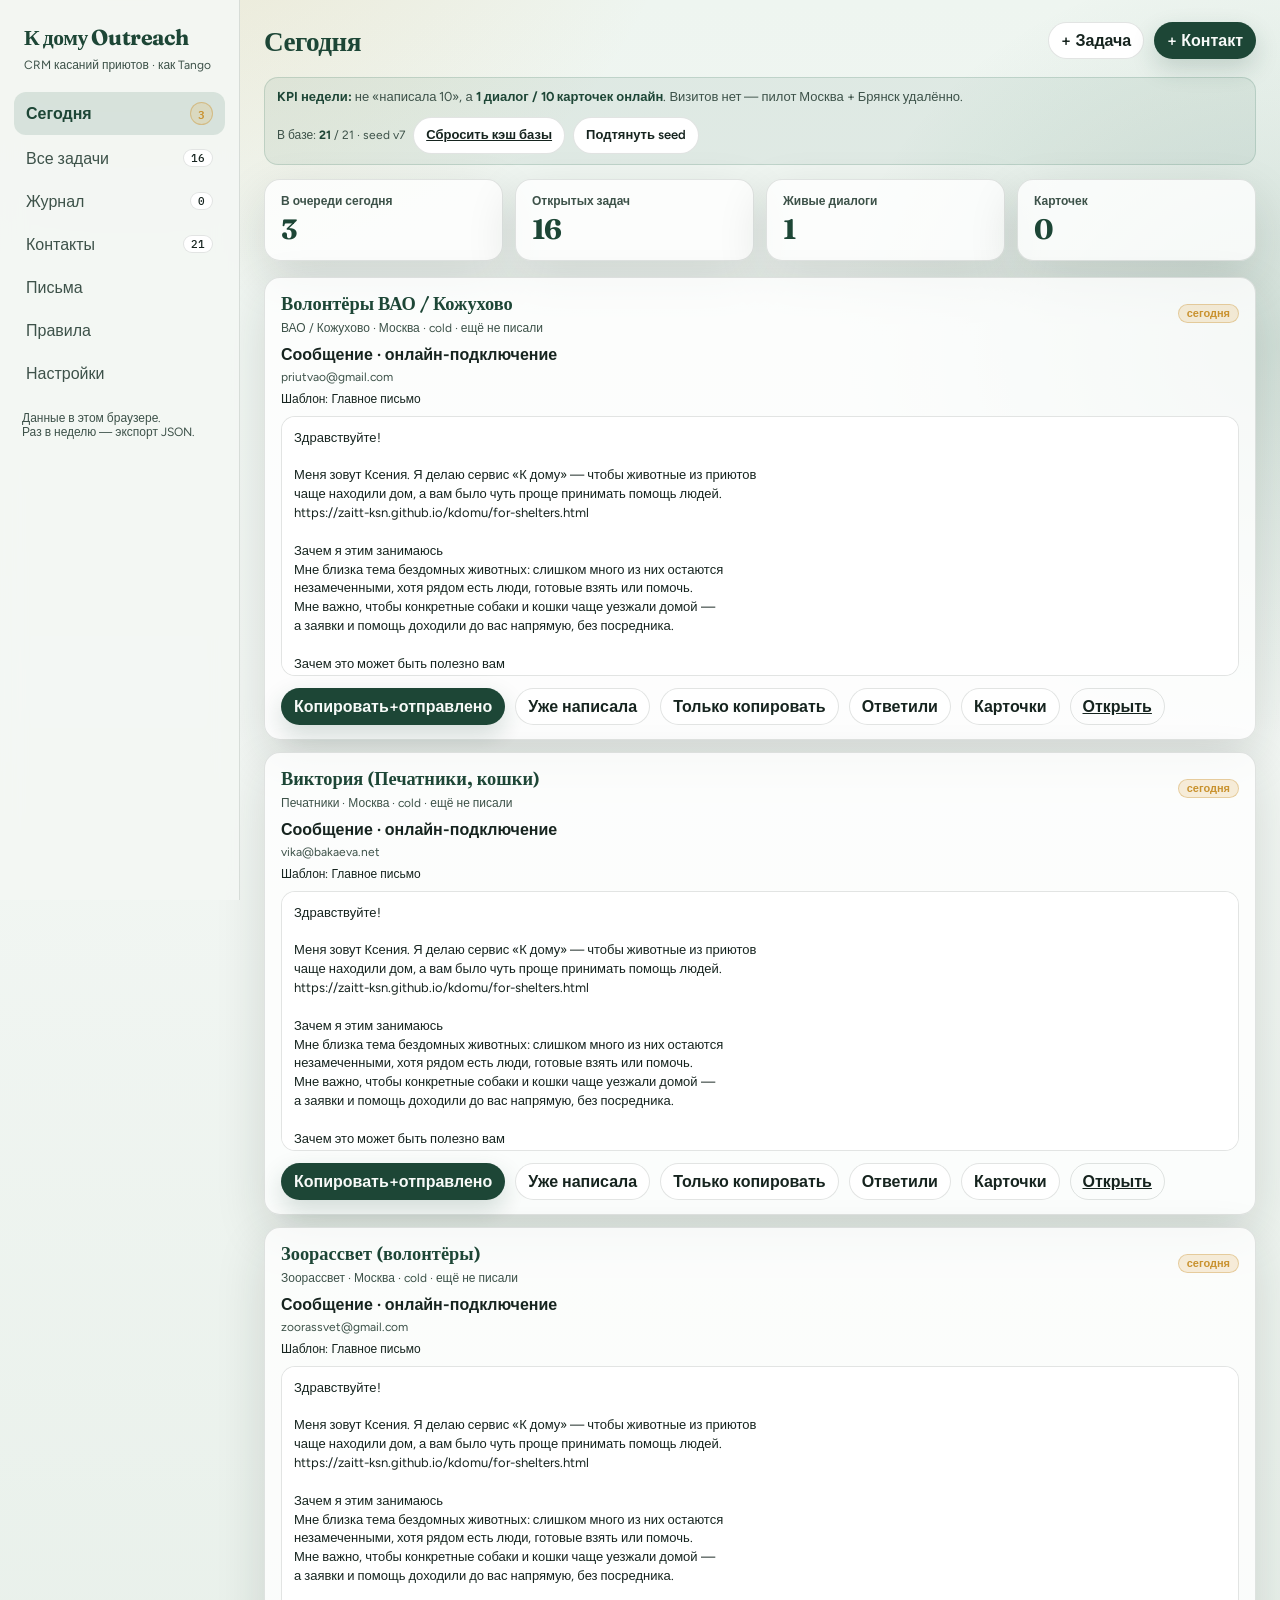
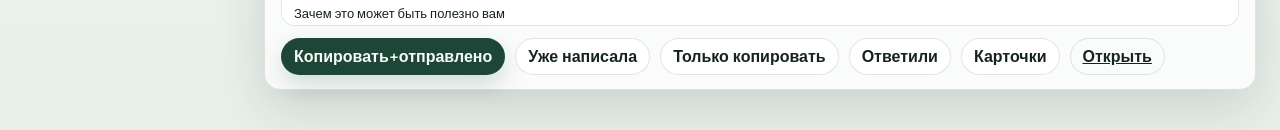
<file: crm/index.html>
<!DOCTYPE html>
<html lang="ru">
<head>
  <meta charset="UTF-8" />
  <meta name="viewport" content="width=device-width, initial-scale=1" />
  <title>К дому · Outreach CRM</title>
  <link rel="preconnect" href="https://fonts.googleapis.com" />
  <link rel="preconnect" href="https://fonts.gstatic.com" crossorigin />
  <link href="https://fonts.googleapis.com/css2?family=Figtree:wght@400;500;600;700&family=Fraunces:opsz,wght@9..144,650;9..144,700&family=IBM+Plex+Mono:wght@400;500&display=swap" rel="stylesheet" />
  <style>
    :root {
      --ink: #16241f;
      --ink-soft: #3d5249;
      --foam: #f3f7f4;
      --mist: #d7e5dc;
      --leaf: #2f6b52;
      --leaf-deep: #1d4636;
      --sun: #e2b15a;
      --sun-deep: #c9922f;
      --line: rgba(22, 36, 31, 0.12);
      --shadow: 0 18px 50px rgba(22, 36, 31, 0.14);
      --danger: #9b4a3c;
      --info: #3d6b7a;
      --radius: 16px;
      --font: "Figtree", "Segoe UI", sans-serif;
      --font-display: "Fraunces", Georgia, serif;
      --mono: "IBM Plex Mono", ui-monospace, monospace;
      --bg: var(--foam);
      --bg2: rgba(255, 255, 255, 0.82);
      --bg3: #eaf2ec;
      --text: var(--ink);
      --muted: var(--ink-soft);
      --accent: var(--leaf);
    }
    * { box-sizing: border-box; }
    body {
      margin: 0;
      font-family: var(--font);
      background:
        radial-gradient(ellipse 80% 50% at 10% -10%, rgba(226, 177, 90, 0.22), transparent 55%),
        radial-gradient(ellipse 70% 45% at 100% 20%, rgba(47, 107, 82, 0.16), transparent 50%),
        linear-gradient(180deg, #eef5f0 0%, #f3f7f4 40%, #e8f0ea 100%);
      color: var(--text);
      min-height: 100vh;
    }
    button, input, select, textarea { font: inherit; color: inherit; }
    .app { display: grid; grid-template-columns: 240px 1fr; min-height: 100vh; }
    .side {
      border-right: 1px solid var(--line);
      background: rgba(243, 247, 244, 0.92);
      backdrop-filter: blur(12px);
      padding: 20px 14px;
      position: sticky; top: 0; height: 100vh;
    }
    .brand { padding: 4px 10px 18px; }
    .brand h1 {
      margin: 0;
      font-family: var(--font-display);
      font-size: 1.35rem;
      letter-spacing: -.02em;
      color: var(--leaf-deep);
    }
    .brand p { margin: 6px 0 0; color: var(--muted); font-size: 12px; line-height: 1.4; }
    .nav button {
      width: 100%; text-align: left; border: 0; background: transparent;
      color: var(--muted); padding: 10px 12px; border-radius: 12px; cursor: pointer;
      display: flex; justify-content: space-between; align-items: center; margin-bottom: 4px;
      font-weight: 500;
    }
    .nav button:hover { background: rgba(47, 107, 82, 0.08); color: var(--ink); }
    .nav button.active { background: rgba(47, 107, 82, 0.14); color: var(--leaf-deep); font-weight: 600; }
    .badge {
      font-family: var(--mono); font-size: 11px; background: #fff;
      border: 1px solid var(--line); padding: 1px 7px; border-radius: 999px; color: var(--ink);
    }
    .badge.hot {
      background: rgba(226, 177, 90, 0.22);
      border-color: rgba(201, 146, 47, 0.4);
      color: var(--sun-deep);
    }
    .main { padding: 22px 24px 40px; }
    .topbar { display: flex; gap: 10px; flex-wrap: wrap; align-items: center; margin-bottom: 18px; }
    .topbar h2 {
      margin: 0;
      flex: 1;
      font-family: var(--font-display);
      font-size: 1.7rem;
      letter-spacing: -.02em;
      color: var(--leaf-deep);
    }
    .btn {
      border: 1px solid var(--line); background: #fff; color: var(--ink);
      padding: 8px 12px; border-radius: 999px; cursor: pointer; font-weight: 600;
    }
    .btn:hover { background: rgba(47, 107, 82, 0.08); border-color: rgba(47, 107, 82, 0.25); }
    .btn.primary {
      background: var(--leaf-deep);
      color: #f7faf8;
      border-color: transparent;
      box-shadow: 0 10px 24px rgba(29, 70, 54, 0.18);
    }
    .btn.primary:hover { background: var(--leaf); }
    .btn.ghost { background: transparent; }
    .btn.danger { color: var(--danger); border-color: rgba(155, 74, 60, 0.3); }
    .grid { display: grid; gap: 12px; }
    .grid.stats { grid-template-columns: repeat(4, minmax(0, 1fr)); margin-bottom: 16px; }
    .card {
      background: rgba(255, 255, 255, 0.78);
      border: 1px solid var(--line);
      border-radius: var(--radius);
      padding: 14px 16px;
      box-shadow: var(--shadow);
    }
    .stat .label { color: var(--muted); font-size: 12px; font-weight: 600; }
    .stat .value {
      font-family: var(--font-display);
      font-size: 28px;
      font-weight: 700;
      margin-top: 4px;
      letter-spacing: -.03em;
      color: var(--leaf-deep);
    }
    .row { display: flex; gap: 10px; flex-wrap: wrap; align-items: center; }
    .muted { color: var(--muted); }
    .tiny { font-size: 12px; }
    .mono { font-family: var(--mono); font-size: 12px; }
    table { width: 100%; border-collapse: collapse; }
    th, td { text-align: left; padding: 10px 8px; border-bottom: 1px solid var(--line); vertical-align: top; font-size: 14px; }
    th { color: var(--muted); font-weight: 600; font-size: 12px; }
    tr:hover td { background: rgba(47, 107, 82, 0.04); }
    .pill {
      display: inline-flex; align-items: center; gap: 6px;
      border-radius: 999px; padding: 2px 8px; font-size: 11px; border: 1px solid var(--line);
      background: var(--bg3); white-space: nowrap; font-weight: 600; color: var(--ink-soft);
    }
    .pill.overdue { background: rgba(155, 74, 60, 0.12); border-color: rgba(155, 74, 60, 0.3); color: var(--danger); }
    .pill.today { background: rgba(226, 177, 90, 0.22); border-color: rgba(201, 146, 47, 0.35); color: var(--sun-deep); }
    .pill.done { background: rgba(47, 107, 82, 0.14); border-color: rgba(47, 107, 82, 0.28); color: var(--leaf-deep); }
    .pill.paused { opacity: .7; }
    .hint {
      background: rgba(47, 107, 82, 0.08);
      border: 1px solid rgba(47, 107, 82, 0.18);
      border-radius: 14px;
      padding: 10px 12px;
      color: var(--ink-soft);
      font-size: 13px;
      line-height: 1.45;
      margin-bottom: 14px;
    }
    .hint strong { color: var(--leaf-deep); }
    .template {
      border: 1px solid var(--line);
      border-radius: 14px;
      padding: 12px;
      background: #fff;
      white-space: pre-wrap;
      font-size: 13px;
      line-height: 1.45;
      max-height: 260px;
      overflow: auto;
      color: var(--ink);
    }
    .modal-bg {
      position: fixed; inset: 0; background: rgba(12, 24, 20, 0.45); display: none;
      align-items: flex-start; justify-content: center; padding: 40px 16px; z-index: 50; overflow: auto;
      backdrop-filter: blur(4px);
    }
    .modal-bg.open { display: flex; }
    .modal {
      width: min(720px, 100%);
      background: #f7faf8;
      border: 1px solid var(--line);
      border-radius: 22px;
      padding: 18px;
      box-shadow: var(--shadow);
    }
    .modal h3 {
      margin: 0 0 12px;
      font-family: var(--font-display);
      color: var(--leaf-deep);
    }
    .form { display: grid; gap: 10px; }
    .form label { display: grid; gap: 6px; font-size: 12px; color: var(--muted); font-weight: 600; }
    .form input, .form select, .form textarea {
      width: 100%;
      background: #fff;
      border: 1px solid var(--line);
      color: var(--ink);
      border-radius: 12px;
      padding: 9px 11px;
    }
    .form textarea { min-height: 120px; resize: vertical; }
    .form-row { display: grid; grid-template-columns: 1fr 1fr; gap: 10px; }
    .empty { padding: 28px; text-align: center; color: var(--muted); }
    .toast {
      position: fixed; right: 16px; bottom: 16px;
      background: var(--ink);
      color: #f7faf8;
      border: 0;
      padding: 10px 14px;
      border-radius: 999px;
      display: none;
      z-index: 60;
      max-width: 320px;
      font-weight: 600;
      box-shadow: var(--shadow);
    }
    .toast.show { display: block; }
    .task-card h3 {
      margin: 0 0 6px;
      font-size: 1.15rem;
      font-family: var(--font-display);
      color: var(--leaf-deep);
    }
    .task-card .actions { margin-top: 12px; }
    a { color: var(--leaf); }
    @media (max-width: 960px) {
      .app { grid-template-columns: 1fr; }
      .side { position: relative; height: auto; }
      .grid.stats { grid-template-columns: 1fr 1fr; }
      .form-row { grid-template-columns: 1fr; }
    }
  </style>
</head>
<body>
  <div class="app">
    <aside class="side">
      <div class="brand">
        <h1>К дому Outreach</h1>
        <p>CRM касаний приютов · как Tango</p>
      </div>
      <nav class="nav">
        <button class="active" data-view="today">Сегодня <span class="badge hot" id="badge-today">0</span></button>
        <button data-view="tasks">Все задачи <span class="badge" id="badge-tasks">0</span></button>
        <button data-view="journal">Журнал <span class="badge" id="badge-journal">0</span></button>
        <button data-view="contacts">Контакты <span class="badge" id="badge-contacts">0</span></button>
        <button data-view="templates">Письма</button>
        <button data-view="hints">Правила</button>
        <button data-view="settings">Настройки</button>
      </nav>
      <div style="margin-top:18px; padding:0 8px;" class="tiny muted">
        Данные в этом браузере.<br/>Раз в неделю — экспорт JSON.
      </div>
    </aside>

    <main class="main">
      <div class="topbar">
        <h2 id="view-title">Сегодня</h2>
        <button class="btn" id="btn-new-task">+ Задача</button>
        <button class="btn primary" id="btn-new-contact">+ Контакт</button>
      </div>
      <div id="view-root"></div>
    </main>
  </div>

  <div class="modal-bg" id="modal"></div>
  <div class="toast" id="toast"></div>

  <script src="./seed.js?v=7"></script>
  <script>
    const STORAGE_KEY = "kdomu-outreach-crm-v7-hard";
    const SEED_MIN_CONTACTS = 20;
    const STATUS_LABELS = {
      cold: "cold · ещё не писали",
      touched: "touched · уже писали",
      no_reply: "no_reply · писали, тишина",
      replied: "replied · ответили",
      meeting: "meeting · визит/созвон",
      cards: "cards · карточки есть",
      paused: "paused · пауза",
      lost: "lost · отказ",
    };
    const CADENCE = [
      { day: 0, type: "msg_first", title: "Сообщение · первое / визит", template: "visit", channel: "any" },
      { day: 2, type: "msg_fu", title: "Follow-up", template: "followup", channel: "any" },
      { day: 4, type: "msg_ping", title: "Пинг · другой канал", template: "ping", channel: "any" },
      { day: 7, type: "visit_ask", title: "Предложить визит ещё раз", template: "visit", channel: "any" },
      { day: 14, type: "breakup", title: "Закрыть / пауза", template: "followup", channel: "any" },
      { day: 90, type: "re", title: "Вернуться (+90)", template: "first", channel: "any" },
    ];

    function uid(prefix) {
      return `${prefix}_${Math.random().toString(36).slice(2, 9)}`;
    }
    function todayISO() {
      // Дата «сегодня» по Москве (не UTC)
      return new Intl.DateTimeFormat("en-CA", {
        timeZone: "Europe/Moscow",
        year: "numeric",
        month: "2-digit",
        day: "2-digit",
      }).format(new Date());
    }
    function addDays(iso, days) {
      const d = new Date(iso + "T12:00:00");
      d.setDate(d.getDate() + days);
      return d.toISOString().slice(0, 10);
    }
    function formatMoscow(iso) {
      if (!iso) return "—";
      const d = new Date(iso);
      if (Number.isNaN(d.getTime())) return String(iso).replace("T", " ").slice(0, 16);
      const parts = new Intl.DateTimeFormat("ru-RU", {
        timeZone: "Europe/Moscow",
        year: "numeric",
        month: "2-digit",
        day: "2-digit",
        hour: "2-digit",
        minute: "2-digit",
        hour12: false,
      }).formatToParts(d);
      const get = (t) => parts.find((p) => p.type === t)?.value || "";
      return `${get("day")}.${get("month")}.${get("year")} ${get("hour")}:${get("minute")}`;
    }
    function toast(msg) {
      const el = document.getElementById("toast");
      el.textContent = msg;
      el.classList.add("show");
      clearTimeout(toast._t);
      toast._t = setTimeout(() => el.classList.remove("show"), 2200);
    }
    function statusLabel(s) {
      return STATUS_LABELS[s] || s || "—";
    }
    function contactById(id) {
      return state.contacts.find((c) => c.id === id);
    }
    function templateById(id) {
      return state.templates[id] || Object.values(state.templates)[0];
    }
    function letterForTask(task) {
      const c = contactById(task.contactId);
      const step = CADENCE.find((s) => s.type === task.type) || CADENCE[0];
      const tpl = templateById(task.templateId || step.template);
      return {
        subject: tpl.subject,
        body: tpl.body,
        templateName: tpl.name,
        contact: c,
      };
    }

    function defaultTasksFromContacts(contacts) {
      const queueSize = Number(window.KDOMU_CRM_SEED?.settings?.todayQueueSize) || 6;
      return contacts
        .filter((c) => c.priority === "A" && c.status !== "paused" && c.status !== "lost")
        .map((c, i) => ({
          id: uid("task"),
          contactId: c.id,
          type: c.status === "cold" ? "msg_first" : "msg_fu",
          title: c.status === "cold" ? "Сообщение · онлайн-подключение" : "Follow-up",
          // первая пачка — на сегодня, остальным A — на ближайшие дни
          due: addDays(todayISO(), i < queueSize ? 0 : Math.min(i - queueSize + 1, 5)),
          status: "open",
          templateId: c.status === "cold" ? "visit" : "followup",
          note: c.note || "",
        }));
    }

    function buildSeedState() {
      const seed = window.KDOMU_CRM_SEED;
      if (!seed || !Array.isArray(seed.contacts) || !seed.contacts.length) {
        console.error("KDOMU_CRM_SEED не загрузился");
        return {
          version: 0,
          settings: { todayQueueSize: 6, cityFocus: "Москва" },
          templates: {},
          contacts: [],
          tasks: [],
          journal: [],
          _seedError: true,
        };
      }
      const contacts = seed.contacts.map((c) => ({
        ...c,
        createdAt: new Date().toISOString(),
        lastTouchAt: c.status === "no_reply" || c.status === "touched" ? new Date().toISOString() : "",
        touchLog: c.touchLog || [],
      }));
      return {
        version: seed.version,
        settings: { ...seed.settings },
        templates: { ...seed.templates },
        contacts,
        tasks: defaultTasksFromContacts(contacts),
        journal: [],
      };
    }

    function mergeSeedPreservingProgress(existing) {
      const fresh = buildSeedState();
      const byId = Object.fromEntries((existing.contacts || []).map((c) => [c.id, c]));
      fresh.contacts = fresh.contacts.map((c) => {
        const old = byId[c.id];
        if (!old) return c;
        return {
          ...c,
          status: old.status || c.status,
          note: old.note || c.note,
          pain: old.pain || c.pain,
          tools: old.tools || c.tools,
          cardsCount: old.cardsCount || c.cardsCount || 0,
          touchLog: old.touchLog?.length ? old.touchLog : c.touchLog,
          lastTouchAt: old.lastTouchAt || c.lastTouchAt,
        };
      });
      // Старые контакты, которых нет в seed — оставляем
      const freshIds = new Set(fresh.contacts.map((c) => c.id));
      (existing.contacts || []).forEach((c) => {
        if (!freshIds.has(c.id)) fresh.contacts.push(c);
      });
      fresh.journal = Array.isArray(existing.journal) ? existing.journal : [];
      // Задачи: оставляем открытые по живым контактам + добавляем недостающие A
      const contactIds = new Set(fresh.contacts.map((c) => c.id));
      const keptTasks = (existing.tasks || []).filter(
        (t) => contactIds.has(t.contactId) && t.status !== "done"
      );
      const writtenIds = writtenContactIds(fresh);
      // Закрыть «напиши сейчас» у тех, кому уже писали
      keptTasks.forEach((t) => {
        if (writtenIds.has(t.contactId) && (!t.due || t.due <= todayISO())) {
          t.status = "done";
          t.doneAt = new Date().toISOString();
        }
      });
      const openAfter = keptTasks.filter((t) => t.status !== "done");
      const hasOpen = new Set(openAfter.map((t) => t.contactId));
      const hasFuture = new Set(
        openAfter
          .filter((t) => t.due && t.due > todayISO())
          .map((t) => t.contactId)
      );
      const extra = [];
      fresh.contacts.forEach((c) => {
        if (c.priority !== "A" || c.status === "paused" || c.status === "lost") return;
        if (hasOpen.has(c.id) || hasFuture.has(c.id)) return;
        if (writtenIds.has(c.id)) {
          // Уже писали — только будущий follow-up, не задача на сегодня
          if (["replied", "meeting", "cards"].includes(c.status)) return;
          extra.push({
            id: uid("task"),
            contactId: c.id,
            type: "msg_fu",
            title: "Follow-up",
            due: addDays(todayISO(), 3),
            status: "open",
            templateId: "followup",
            note: "follow-up после отправки",
          });
          return;
        }
        if (hasOpen.has(c.id)) return;
      });
      // Новым cold — обычные задачи из seed
      defaultTasksFromContacts(
        fresh.contacts.filter((c) => !writtenIds.has(c.id) && !hasOpen.has(c.id))
      ).forEach((t) => extra.push(t));
      fresh.tasks = [...keptTasks, ...extra];
      return fresh;
    }

    function writtenContactIds(bundle) {
      const ids = new Set();
      (bundle.contacts || []).forEach((c) => {
        if (["touched", "no_reply", "replied", "meeting", "cards"].includes(c.status)) {
          ids.add(c.id);
        }
      });
      (bundle.journal || []).forEach((j) => {
        if (!j.contactId) return;
        const s = String(j.summary || "");
        if (/напис|отправ|копир/i.test(s)) ids.add(j.contactId);
      });
      return ids;
    }

    function needsSeedRefresh(parsed, seed) {
      if (!parsed || !Array.isArray(parsed.contacts)) return true;
      if (!seed?.contacts?.length) return false;
      if (parsed.contacts.length < SEED_MIN_CONTACTS) return true;
      if (Number(parsed.version || 0) < Number(seed.version || 0)) return true;
      const have = new Set(parsed.contacts.map((c) => c.id));
      // Если в seed есть контакты, которых нет у пользователя — обновить
      return seed.contacts.some((c) => !have.has(c.id));
    }

    function readAnySavedState() {
      const OLD_KEYS = [
        STORAGE_KEY,
        "kdomu-outreach-crm-v6-msk",
        "kdomu-outreach-crm-v5-msk",
        "kdomu-outreach-crm-v4-msk",
        "kdomu-outreach-crm-v3-msk-full",
        "kdomu-outreach-crm-v2-bryansk",
        "kdomu-outreach-crm-v1",
      ];
      for (const key of OLD_KEYS) {
        try {
          const raw = localStorage.getItem(key);
          if (!raw) continue;
          const parsed = JSON.parse(raw);
          if (parsed && Array.isArray(parsed.contacts)) return parsed;
        } catch (_) {}
      }
      return null;
    }

    function loadState() {
      const seed = window.KDOMU_CRM_SEED;
      const params = new URLSearchParams(location.search);
      const force = params.get("force") === "1" || params.get("reset") === "1";

      if (force && seed?.contacts?.length) {
        const existing = readAnySavedState() || { contacts: [], tasks: [], journal: [] };
        const merged = mergeSeedPreservingProgress(existing);
        localStorage.setItem(STORAGE_KEY, JSON.stringify(merged));
        return merged;
      }

      const existing = readAnySavedState();
      if (!existing) return buildSeedState();

      if (needsSeedRefresh(existing, seed)) {
        const merged = mergeSeedPreservingProgress(existing);
        localStorage.setItem(STORAGE_KEY, JSON.stringify(merged));
        return merged;
      }

      // Уже актуальная база — пишем в актуальный ключ
      if (Number(existing.version) === Number(seed?.version)) {
        localStorage.setItem(STORAGE_KEY, JSON.stringify(existing));
      }
      return existing;
    }

    function forceRefreshBase() {
      const seed = window.KDOMU_CRM_SEED;
      if (!seed?.contacts?.length) {
        toast("Seed не загрузился — Cmd+Shift+R");
        return;
      }
      state = mergeSeedPreservingProgress(state || readAnySavedState() || { contacts: [], tasks: [], journal: [] });
      localStorage.setItem(STORAGE_KEY, JSON.stringify(state));
      view = "contacts";
      render();
      toast(`База обновлена: ${state.contacts.length} контактов`);
    }

    function reconcileWrittenTasks() {
      const written = writtenContactIds(state);
      const today = todayISO();
      let changed = false;
      written.forEach((id) => {
        state.tasks.forEach((t) => {
          if (t.contactId !== id || t.status === "done") return;
          // Задача «напиши сейчас» при уже отправленном письме — закрыть
          if (!t.due || t.due <= today) {
            t.status = "done";
            t.doneAt = new Date().toISOString();
            changed = true;
          }
        });
        const c = contactById(id);
        if (!c || ["replied", "meeting", "cards", "lost", "paused"].includes(c.status)) return;
        const hasFuture = state.tasks.some(
          (t) => t.contactId === id && t.status !== "done" && t.due && t.due > today
        );
        if (!hasFuture) {
          scheduleFollowUp(c, "msg_first");
          changed = true;
        }
      });
      if (changed) {
        try {
          localStorage.setItem(STORAGE_KEY, JSON.stringify(state));
        } catch (_) {}
      }
    }

    let state = loadState();
    let view = "today";
    // На случай старых дублей: если в журнале «написала» — убрать из сегодняшних задач
    reconcileWrittenTasks();

    function saveState() {
      localStorage.setItem(STORAGE_KEY, JSON.stringify(state));
      render();
    }

    function openTasks() {
      return state.tasks.filter((t) => t.status !== "done");
    }
    function todayQueue() {
      const size = Number(state.settings.todayQueueSize) || 6;
      const today = todayISO();
      const written = writtenContactIds(state);
      return openTasks()
        .map((t) => ({ t, c: contactById(t.contactId) }))
        .filter((x) => x.c && x.c.status !== "paused" && x.c.status !== "lost")
        .filter((x) => x.c.priority === "A" || x.c.city === "Москва" || x.c.city === "Брянск")
        // Только на сегодня/просрочено
        .filter((x) => !x.t.due || x.t.due <= today)
        // Кому уже писали (журнал/статус) — не показывать в «Сегодня»
        .filter((x) => !written.has(x.c.id))
        .sort((a, b) => {
          const ad = a.t.due || "9999";
          const bd = b.t.due || "9999";
          if (ad !== bd) return ad.localeCompare(bd);
          return (a.c.priority || "Z").localeCompare(b.c.priority || "Z");
        })
        .slice(0, size);
    }

    function duePill(due) {
      const today = todayISO();
      if (!due) return '<span class="pill">без даты</span>';
      if (due < today) return `<span class="pill overdue">просрочено ${due}</span>`;
      if (due === today) return `<span class="pill today">сегодня</span>`;
      return `<span class="pill">${due}</span>`;
    }

    async function copyText(text) {
      await navigator.clipboard.writeText(text);
    }

    function logTouch(contact, channel, summary) {
      const at = new Date().toISOString();
      contact.lastTouchAt = at;
      contact.touchLog = contact.touchLog || [];
      contact.touchLog.unshift({ at, channel, summary });
      state.journal.unshift({
        id: uid("j"),
        at,
        contactId: contact.id,
        name: contact.name,
        shelter: contact.shelter,
        channel,
        summary,
      });
    }

    function nextCadenceType(currentType) {
      const idx = CADENCE.findIndex((s) => s.type === currentType);
      if (idx < 0 || idx >= CADENCE.length - 1) return null;
      return CADENCE[idx + 1];
    }

    function closeOpenTasksForContact(contactId) {
      const now = new Date().toISOString();
      let closedType = null;
      state.tasks.forEach((t) => {
        if (t.contactId === contactId && t.status !== "done") {
          if (!closedType) closedType = t.type;
          t.status = "done";
          t.doneAt = now;
        }
      });
      return closedType;
    }

    function scheduleFollowUp(contact, fromType) {
      if (["replied", "meeting", "cards", "lost", "paused"].includes(contact.status)) return;
      // Уже есть будущий follow-up — не плодим дубли
      const hasFuture = state.tasks.some(
        (t) =>
          t.contactId === contact.id &&
          t.status !== "done" &&
          (t.due || "") > todayISO()
      );
      if (hasFuture) return;
      const next =
        nextCadenceType(fromType || "msg_first") ||
        CADENCE.find((s) => s.type === "msg_fu");
      if (!next) return;
      state.tasks.push({
        id: uid("task"),
        contactId: contact.id,
        type: next.type,
        title: next.title,
        due: addDays(todayISO(), 3),
        status: "open",
        templateId: next.template,
        note: "авто follow-up после отправки",
      });
    }

    function markWritten(contactId, summary) {
      const contact = contactById(contactId);
      if (!contact) return toast("Контакт не найден");
      if (contact.status === "cold") contact.status = "touched";
      else if (contact.status === "touched") contact.status = "no_reply";
      else if (!["replied", "meeting", "cards", "lost", "paused"].includes(contact.status)) {
        contact.status = "no_reply";
      }
      logTouch(contact, contact.channel || "email", summary || "Написала");
      const closedType = closeOpenTasksForContact(contactId);
      scheduleFollowUp(contact, closedType);
      saveState();
      toast(`В журнале: ${contact.name} · задача закрыта · follow-up через 3 дня`);
    }

    async function copyAndSent(taskId) {
      const task = state.tasks.find((t) => t.id === taskId);
      if (!task) return;
      const letter = letterForTask(task);
      const contact = letter.contact;
      if (!contact) return toast("Контакт не найден");
      const text = letter.body;
      let copied = false;
      try {
        await copyText(text);
        copied = true;
      } catch (_) {
        // Копирование могло не сработать — всё равно отмечаем отправку
      }
      if (contact.status === "cold") contact.status = "touched";
      else if (["touched", "no_reply"].includes(contact.status)) contact.status = "no_reply";
      logTouch(contact, contact.channel || "message", `Отправлено: ${task.title}`);
      const closedType = closeOpenTasksForContact(contact.id) || task.type;
      task.status = "done";
      task.doneAt = new Date().toISOString();
      scheduleFollowUp(contact, closedType);
      saveState();
      toast(
        copied
          ? "Скопировано · в журнале · задача убрана · follow-up через 3 дня"
          : "В журнале · задача убрана (текст скопируйте вручную)"
      );
    }

    function markReplied(contactId) {
      const c = contactById(contactId);
      if (!c) return;
      c.status = "replied";
      logTouch(c, "reply", "Ответили");
      saveState();
      toast("Статус: replied");
    }
    function markMeeting(contactId) {
      const c = contactById(contactId);
      if (!c) return;
      c.status = "meeting";
      logTouch(c, "visit", "Визит/созвон договорён");
      saveState();
      toast("Статус: meeting");
    }
    function markCards(contactId) {
      const c = contactById(contactId);
      if (!c) return;
      c.status = "cards";
      logTouch(c, "cards", "Карточки получены");
      saveState();
      toast("Статус: cards");
    }

    function openModal(html) {
      const modal = document.getElementById("modal");
      modal.innerHTML = `<div class="modal">${html}</div>`;
      modal.classList.add("open");
      modal.onclick = (e) => {
        if (e.target === modal) closeModal();
      };
    }
    function closeModal() {
      const modal = document.getElementById("modal");
      modal.classList.remove("open");
      modal.innerHTML = "";
    }

    function renderTaskCard(task, contact) {
      const letter = letterForTask(task);
      return `
        <article class="card task-card">
          <div class="row" style="justify-content:space-between">
            <div>
              <h3>${contact.name}</h3>
              <div class="tiny muted">${contact.shelter} · ${contact.city} · ${statusLabel(contact.status)}</div>
            </div>
            ${duePill(task.due)}
          </div>
          <p style="margin:10px 0 6px"><strong>${task.title}</strong></p>
          <div class="tiny muted">${contact.email || contact.phone || contact.telegram || contact.link || "—"}</div>
          <div class="tiny" style="margin-top:8px">Шаблон: ${letter.templateName}</div>
          <div class="template" style="margin-top:10px">${escapeHtml(letter.body)}</div>
          <div class="actions row">
            <button class="btn primary" data-act="copy-sent" data-id="${task.id}">Копировать+отправлено</button>
            <button class="btn" data-act="mark-written" data-cid="${contact.id}">Уже написала</button>
            <button class="btn" data-act="copy-only" data-id="${task.id}">Только копировать</button>
            <button class="btn" data-act="replied" data-cid="${contact.id}">Ответили</button>
            <button class="btn" data-act="cards" data-cid="${contact.id}">Карточки</button>
            ${contact.link ? `<a class="btn ghost" href="${contact.link}" target="_blank" rel="noreferrer">Открыть</a>` : ""}
          </div>
        </article>`;
    }

    function escapeHtml(s) {
      return String(s)
        .replaceAll("&", "&amp;")
        .replaceAll("<", "&lt;")
        .replaceAll(">", "&gt;");
    }

    function renderToday() {
      const queue = todayQueue();
      const open = openTasks().length;
      const replied = state.contacts.filter((c) => ["replied", "meeting", "cards"].includes(c.status)).length;
      const cards = state.contacts.reduce((n, c) => n + (Number(c.cardsCount) || 0), 0);
      return `
        <div class="hint"><strong>KPI недели:</strong> не «написала 10», а <strong>1 диалог / 10 карточек онлайн</strong>. Визитов нет — пилот Москва + Брянск удалённо.
          <div class="row" style="margin-top:10px;align-items:center;flex-wrap:wrap;gap:8px">
            <span class="tiny">В базе: <strong>${state.contacts.length}</strong> / ${window.KDOMU_CRM_SEED?.contacts?.length || "?"} · seed v${window.KDOMU_CRM_SEED?.version || "?"}</span>
            ${(state.contacts.length < SEED_MIN_CONTACTS)
              ? `<a class="btn danger" href="./reset.html">База устарела — сбросить кэш</a>`
              : `<a class="btn" href="./reset.html">Сбросить кэш базы</a>`}
            <button class="btn" type="button" data-act="force-refresh">Подтянуть seed</button>
          </div>
        </div>
        <div class="grid stats">
          <div class="card stat"><div class="label">В очереди сегодня</div><div class="value">${queue.length}</div></div>
          <div class="card stat"><div class="label">Открытых задач</div><div class="value">${open}</div></div>
          <div class="card stat"><div class="label">Живые диалоги</div><div class="value">${replied}</div></div>
          <div class="card stat"><div class="label">Карточек</div><div class="value">${cards}</div></div>
        </div>
        <div class="grid">
          ${queue.length ? queue.map(({ t, c }) => renderTaskCard(t, c)).join("") : `<div class="card empty">На сегодня очередь пуста.${(state.contacts?.length || 0) < 10 ? ` Похоже, база не подгрузилась — откройте <strong>Настройки</strong> → <strong>Сбросить к базе</strong>.` : ` Загляните во «Все задачи» или добавьте контакт.`}</div>`}
        </div>`;
    }

    function renderTasks() {
      const today = todayISO();
      const written = writtenContactIds(state);
      const dueNow = [...state.tasks]
        .filter((t) => t.status !== "done" && (!t.due || t.due <= today) && !written.has(t.contactId))
        .sort((a, b) => String(a.due).localeCompare(String(b.due)));
      const later = [...state.tasks]
        .filter((t) => t.status !== "done" && t.due && t.due > today)
        .sort((a, b) => String(a.due).localeCompare(String(b.due)));
      const done = [...state.tasks]
        .filter((t) => t.status === "done")
        .sort((a, b) => String(b.doneAt || b.due).localeCompare(String(a.doneAt || a.due)))
        .slice(0, 20);
      const row = (t) => {
        const c = contactById(t.contactId) || { name: "—" };
        return `<tr>
          <td>${duePill(t.due)}</td>
          <td>${c.name}<div class="tiny muted">${c.shelter || ""}</div></td>
          <td>${t.title}</td>
          <td>${t.status === "done" ? '<span class="pill done">done</span>' : '<span class="pill">open</span>'}</td>
          <td>${t.status !== "done" && (!t.due || t.due <= today) ? `<button class="btn" data-act="open-task" data-id="${t.id}">Открыть</button>` : ""}</td>
        </tr>`;
      };
      return `
        <div class="card">
          <h3 style="margin-top:0">Сделать сейчас (${dueNow.length})</h3>
          <p class="tiny muted">Кому уже писали (есть в журнале) сюда не попадают.</p>
          <table>
            <thead><tr><th>Дата</th><th>Контакт</th><th>Задача</th><th>Статус</th><th></th></tr></thead>
            <tbody>${dueNow.length ? dueNow.map(row).join("") : `<tr><td colspan="5" class="tiny muted">Нет задач на сейчас</td></tr>`}</tbody>
          </table>
        </div>
        <div class="card">
          <h3 style="margin-top:0">Позже · follow-up (${later.length})</h3>
          <p class="tiny muted">Например Бирюлёво после письма — только напоминание через несколько дней.</p>
          <table>
            <thead><tr><th>Дата</th><th>Контакт</th><th>Задача</th><th>Статус</th><th></th></tr></thead>
            <tbody>${later.length ? later.map(row).join("") : `<tr><td colspan="5" class="tiny muted">Пусто</td></tr>`}</tbody>
          </table>
        </div>
        <div class="card">
          <h3 style="margin-top:0">Недавно закрытые</h3>
          <table>
            <thead><tr><th>Дата</th><th>Контакт</th><th>Задача</th><th>Статус</th><th></th></tr></thead>
            <tbody>${done.length ? done.map(row).join("") : `<tr><td colspan="5" class="tiny muted">Пока пусто</td></tr>`}</tbody>
          </table>
        </div>`;
    }

    function renderJournal() {
      if (!state.journal.length) return `<div class="card empty">Журнал пуст.<br><br>Запись появляется только если нажать <strong>«Копировать+отправлено»</strong> или <strong>«Уже написала»</strong> в карточке / контактах.<br>Если писали вне CRM — откройте контакт и нажмите «Уже написала».</div>`;
      return `<div class="card"><table>
        <thead><tr><th>Когда (МСК)</th><th>Контакт</th><th>Канал</th><th>Что</th></tr></thead>
        <tbody>
          ${state.journal.map((j) => `<tr>
            <td class="mono">${formatMoscow(j.at)}</td>
            <td>${j.name}<div class="tiny muted">${j.shelter || ""}</div></td>
            <td>${j.channel || "—"}</td>
            <td>${j.summary || ""}</td>
          </tr>`).join("")}
        </tbody>
      </table></div>`;
    }

    function renderContacts() {
      const list = [...state.contacts].sort((a, b) => {
        if (a.city !== b.city) return a.city === "Москва" ? -1 : 1;
        return (a.priority || "").localeCompare(b.priority || "");
      });
      return `<div class="card"><table>
        <thead><tr><th>Контакт</th><th>Город</th><th>Приоритет</th><th>Статус</th><th>Связь</th><th></th></tr></thead>
        <tbody>
          ${list.map((c) => `<tr>
            <td><strong>${c.name}</strong><div class="tiny muted">${c.shelter} · ${c.role || ""}</div></td>
            <td>${c.city}</td>
            <td>${c.priority || "—"}</td>
            <td><span class="pill ${c.status === "paused" ? "paused" : ""}">${statusLabel(c.status)}</span></td>
            <td class="tiny">${c.email || c.phone || c.telegram || "—"}</td>
            <td class="row">
              <button class="btn primary" data-act="mark-written" data-cid="${c.id}">Уже написала</button>
              <button class="btn" data-act="edit-contact" data-cid="${c.id}">Карточка</button>
              <button class="btn" data-act="task-for" data-cid="${c.id}">+ Задача</button>
            </td>
          </tr>`).join("")}
        </tbody>
      </table></div>`;
    }

    function renderTemplates() {
      return `<div class="grid">${Object.values(state.templates).map((t) => `
        <article class="card">
          <div class="row" style="justify-content:space-between">
            <strong>${t.name}</strong>
            <button class="btn primary" data-act="copy-tpl" data-tid="${t.id}">Копировать</button>
          </div>
          <div class="tiny muted" style="margin:8px 0">${t.subject}</div>
          <div class="template">${escapeHtml(t.body)}</div>
        </article>`).join("")}</div>`;
    }

    function renderHints() {
      return `<div class="grid">
        <div class="card hint" style="margin:0"><strong>Как в Tango:</strong> открываете «Сегодня» → копируете письмо → жмёте <strong>Копировать+отправлено</strong> → CRM сама ставит следующий шаг cadence.</div>
        <div class="card">
          <h3 style="margin-top:0">Правила пилота «К дому»</h3>
          <ul>
            <li>KPI = диалог / визит / карточки, не число сообщений</li>
            <li>Фокус: Москва. Екатеринбург = paused</li>
            <li>Cadence: визит-оффер → FU → пинг → ещё визит → пауза → +90</li>
            <li>Лично: сначала руки волонтёром, потом просьба про 10 анкет</li>
            <li>Не путать статусы контакта и задачи</li>
          </ul>
        </div>
        <div class="card">
          <h3 style="margin-top:0">Статусы контакта</h3>
          <div class="tiny">${Object.entries(STATUS_LABELS).map(([k,v]) => `<div><code>${k}</code> — ${v}</div>`).join("")}</div>
        </div>
      </div>`;
    }

    function renderSettings() {
      const n = state.contacts?.length || 0;
      const seedN = window.KDOMU_CRM_SEED?.contacts?.length || 0;
      const err = state._seedError
        ? `<p class="tiny" style="color:#b33">Seed не загрузился. Обновите страницу с очисткой кэша (Cmd+Shift+R).</p>`
        : "";
      return `<div class="grid">
        <div class="card form">
          <p class="hint" style="margin-top:0"><strong>В базе сейчас:</strong> ${n} контактов · seed v${window.KDOMU_CRM_SEED?.version || "?"} (${seedN} в файле)</p>
          ${err}
          ${n < SEED_MIN_CONTACTS ? `<p class="tiny" style="color:#b33">Контактов мало — нажмите красную кнопку ниже.</p>` : ""}
          <label>Размер очереди «Сегодня»
            <input id="set-queue" type="number" min="1" max="20" value="${state.settings.todayQueueSize || 6}" />
          </label>
          <div class="row">
            <button class="btn danger" id="reset-seed">Обновить базу (${seedN})</button>
            <button class="btn primary" id="save-settings">Сохранить</button>
            <button class="btn" id="export-json">Экспорт JSON</button>
            <label class="btn" style="display:inline-flex;align-items:center;gap:8px;cursor:pointer">
              Импорт JSON<input id="import-json" type="file" accept="application/json,.json" hidden />
            </label>
          </div>
          <p class="tiny muted">Если база не обновляется — открой <a href="./reset.html"><strong>crm/reset.html</strong></a> (очищает кэш браузера).</p>
        </div>
      </div>`;
    }

    function render() {
      const titles = {
        today: "Сегодня",
        tasks: "Все задачи",
        journal: "Журнал",
        contacts: "Контакты",
        templates: "Письма",
        hints: "Правила",
        settings: "Настройки",
      };
      document.getElementById("view-title").textContent = titles[view] || view;
      document.querySelectorAll(".nav button").forEach((b) => {
        b.classList.toggle("active", b.dataset.view === view);
      });
      document.getElementById("badge-today").textContent = String(todayQueue().length);
      document.getElementById("badge-tasks").textContent = String(openTasks().length);
      document.getElementById("badge-journal").textContent = String(state.journal.length);
      document.getElementById("badge-contacts").textContent = String(state.contacts.length);

      const root = document.getElementById("view-root");
      const map = {
        today: renderToday,
        tasks: renderTasks,
        journal: renderJournal,
        contacts: renderContacts,
        templates: renderTemplates,
        hints: renderHints,
        settings: renderSettings,
      };
      root.innerHTML = (map[view] || renderToday)();
    }

    function showContactModal(contact) {
      openModal(`
        <h3>${contact.name}</h3>
        <div class="form">
          <div class="form-row">
            <label>Статус
              <select id="c-status">${Object.keys(STATUS_LABELS).map((s) => `<option value="${s}" ${contact.status===s?"selected":""}>${statusLabel(s)}</option>`).join("")}</select>
            </label>
            <label>Приоритет
              <select id="c-priority">${["A","B","C"].map((p)=>`<option ${contact.priority===p?"selected":""}>${p}</option>`).join("")}</select>
            </label>
          </div>
          <div class="form-row">
            <label>Боль
              <select id="c-pain">${["","Мало заявок","Волонтёры","Донаты","Несколько сразу","Пока неясно"].map((p)=>`<option ${contact.pain===p?"selected":""}>${p||"—"}</option>`).join("")}</select>
            </label>
            <label>Чем пользуются
              <input id="c-tools" value="${escapeHtml(contact.tools || "")}" />
            </label>
          </div>
          <label>Заметки<textarea id="c-note">${escapeHtml(contact.note || "")}</textarea></label>
          <label>Карточек получено<input id="c-cards" type="number" min="0" value="${contact.cardsCount || 0}" /></label>
          <div class="row">
            <button class="btn primary" id="c-save">Сохранить</button>
            <button class="btn" id="c-written">Уже написала → в журнал</button>
            <button class="btn ghost" id="c-close">Закрыть</button>
          </div>
        </div>`);
      document.getElementById("c-close").onclick = closeModal;
      document.getElementById("c-written").onclick = () => {
        contact.status = document.getElementById("c-status").value;
        contact.priority = document.getElementById("c-priority").value;
        contact.pain = document.getElementById("c-pain").value === "—" ? "" : document.getElementById("c-pain").value;
        contact.tools = document.getElementById("c-tools").value;
        contact.note = document.getElementById("c-note").value;
        contact.cardsCount = Number(document.getElementById("c-cards").value) || 0;
        closeModal();
        markWritten(contact.id, "Написала (вручную из карточки)");
        view = "journal";
        render();
      };
      document.getElementById("c-save").onclick = () => {
        contact.status = document.getElementById("c-status").value;
        contact.priority = document.getElementById("c-priority").value;
        contact.pain = document.getElementById("c-pain").value === "—" ? "" : document.getElementById("c-pain").value;
        contact.tools = document.getElementById("c-tools").value;
        contact.note = document.getElementById("c-note").value;
        contact.cardsCount = Number(document.getElementById("c-cards").value) || 0;
        saveState();
        closeModal();
        toast("Контакт сохранён");
      };
    }

    function showNewContactModal() {
      openModal(`
        <h3>Новый контакт</h3>
        <div class="form">
          <div class="form-row">
            <label>Имя<input id="n-name" required /></label>
            <label>Приют<input id="n-shelter" /></label>
          </div>
          <div class="form-row">
            <label>Город<select id="n-city"><option>Москва</option><option>Екатеринбург</option><option>Другой</option></select></label>
            <label>Приоритет<select id="n-priority"><option>A</option><option>B</option><option>C</option></select></label>
          </div>
          <div class="form-row">
            <label>Email<input id="n-email" /></label>
            <label>Телефон<input id="n-phone" /></label>
          </div>
          <label>Ссылка / Telegram<input id="n-link" placeholder="https://t.me/..." /></label>
          <label>Заметка<textarea id="n-note"></textarea></label>
          <div class="row">
            <button class="btn primary" id="n-save">Добавить</button>
            <button class="btn ghost" id="n-close">Отмена</button>
          </div>
        </div>`);
      document.getElementById("n-close").onclick = closeModal;
      document.getElementById("n-save").onclick = () => {
        const name = document.getElementById("n-name").value.trim();
        if (!name) return toast("Нужно имя");
        const c = {
          id: uid("c"),
          name,
          shelter: document.getElementById("n-shelter").value.trim() || name,
          city: document.getElementById("n-city").value,
          role: "",
          channel: "any",
          email: document.getElementById("n-email").value.trim(),
          phone: document.getElementById("n-phone").value.trim(),
          telegram: "",
          link: document.getElementById("n-link").value.trim(),
          priority: document.getElementById("n-priority").value,
          status: "cold",
          pain: "",
          tools: "",
          cardsCount: 0,
          note: document.getElementById("n-note").value.trim(),
          touchLog: [],
          createdAt: new Date().toISOString(),
          lastTouchAt: "",
        };
        state.contacts.unshift(c);
        state.tasks.unshift({
          id: uid("task"),
          contactId: c.id,
          type: "msg_first",
          title: "Сообщение · первое / визит",
          due: todayISO(),
          status: "open",
          templateId: "visit",
          note: "",
        });
        saveState();
        closeModal();
        view = "today";
        render();
        toast("Контакт добавлен в очередь");
      };
    }

    function showNewTaskModal(contactId) {
      const contacts = state.contacts;
      openModal(`
        <h3>Новая задача</h3>
        <div class="form">
          <label>Контакт
            <select id="t-contact">${contacts.map((c)=>`<option value="${c.id}" ${c.id===contactId?"selected":""}>${c.name} · ${c.city}</option>`).join("")}</select>
          </label>
          <label>Тип
            <select id="t-type">${CADENCE.map((s)=>`<option value="${s.type}">${s.title}</option>`).join("")}</select>
          </label>
          <label>Дата<input id="t-due" type="date" value="${todayISO()}" /></label>
          <div class="row">
            <button class="btn primary" id="t-save">Создать</button>
            <button class="btn ghost" id="t-close">Отмена</button>
          </div>
        </div>`);
      document.getElementById("t-close").onclick = closeModal;
      document.getElementById("t-save").onclick = () => {
        const type = document.getElementById("t-type").value;
        const step = CADENCE.find((s) => s.type === type) || CADENCE[0];
        state.tasks.unshift({
          id: uid("task"),
          contactId: document.getElementById("t-contact").value,
          type: step.type,
          title: step.title,
          due: document.getElementById("t-due").value || todayISO(),
          status: "open",
          templateId: step.template,
          note: "",
        });
        saveState();
        closeModal();
        view = "today";
        render();
        toast("Задача создана");
      };
    }

    document.querySelector(".nav").addEventListener("click", (e) => {
      const btn = e.target.closest("button[data-view]");
      if (!btn) return;
      view = btn.dataset.view;
      render();
    });

    document.getElementById("btn-new-contact").onclick = showNewContactModal;
    document.getElementById("btn-new-task").onclick = () => showNewTaskModal();

    document.getElementById("view-root").addEventListener("click", async (e) => {
      const btn = e.target.closest("[data-act]");
      if (!btn) return;
      const act = btn.dataset.act;
      if (act === "copy-sent") return copyAndSent(btn.dataset.id);
      if (act === "force-refresh") return forceRefreshBase();
      if (act === "mark-written") {
        markWritten(btn.dataset.cid, "Написала");
        view = "journal";
        render();
        return;
      }
      if (act === "copy-only") {
        const task = state.tasks.find((t) => t.id === btn.dataset.id);
        if (!task) return;
        try {
          await copyText(letterForTask(task).body);
          toast("Скопировано");
        } catch (_) {
          toast("Не удалось скопировать");
        }
      }
      if (act === "replied") return markReplied(btn.dataset.cid);
      if (act === "meeting") return markMeeting(btn.dataset.cid);
      if (act === "cards") return markCards(btn.dataset.cid);
      if (act === "open-task") {
        view = "today";
        render();
        const el = document.querySelector(`[data-act="copy-sent"][data-id="${btn.dataset.id}"]`);
        if (el) el.scrollIntoView({ behavior: "smooth", block: "center" });
      }
      if (act === "edit-contact") {
        const c = contactById(btn.dataset.cid);
        if (c) showContactModal(c);
      }
      if (act === "task-for") showNewTaskModal(btn.dataset.cid);
      if (act === "copy-tpl") {
        const tpl = templateById(btn.dataset.tid);
        try {
          await copyText(tpl.body);
          toast("Шаблон скопирован");
        } catch (_) {
          toast("Не удалось скопировать");
        }
      }
    });

    document.getElementById("view-root").addEventListener("click", (e) => {
      if (e.target.id === "save-settings") {
        state.settings.todayQueueSize = Number(document.getElementById("set-queue").value) || 4;
        saveState();
        toast("Настройки сохранены");
      }
      if (e.target.id === "export-json") {
        const blob = new Blob([JSON.stringify(state, null, 2)], { type: "application/json" });
        const a = document.createElement("a");
        a.href = URL.createObjectURL(blob);
        a.download = `kdomu-crm-${todayISO()}.json`;
        a.click();
        URL.revokeObjectURL(a.href);
      }
      if (e.target.id === "reset-seed") {
        const seedN = window.KDOMU_CRM_SEED?.contacts?.length || 0;
        if (!seedN) {
          toast("Seed не загрузился — обновите страницу (Cmd+Shift+R)");
          return;
        }
        forceRefreshBase();
      }
    });

    document.getElementById("view-root").addEventListener("change", (e) => {
      if (e.target.id !== "import-json") return;
      const file = e.target.files && e.target.files[0];
      if (!file) return;
      const reader = new FileReader();
      reader.onload = () => {
        try {
          state = JSON.parse(String(reader.result));
          saveState();
          toast("Импорт готов");
        } catch (_) {
          toast("Битый JSON");
        }
      };
      reader.readAsText(file);
    });

    render();
  </script>
</body>
</html>
</file>
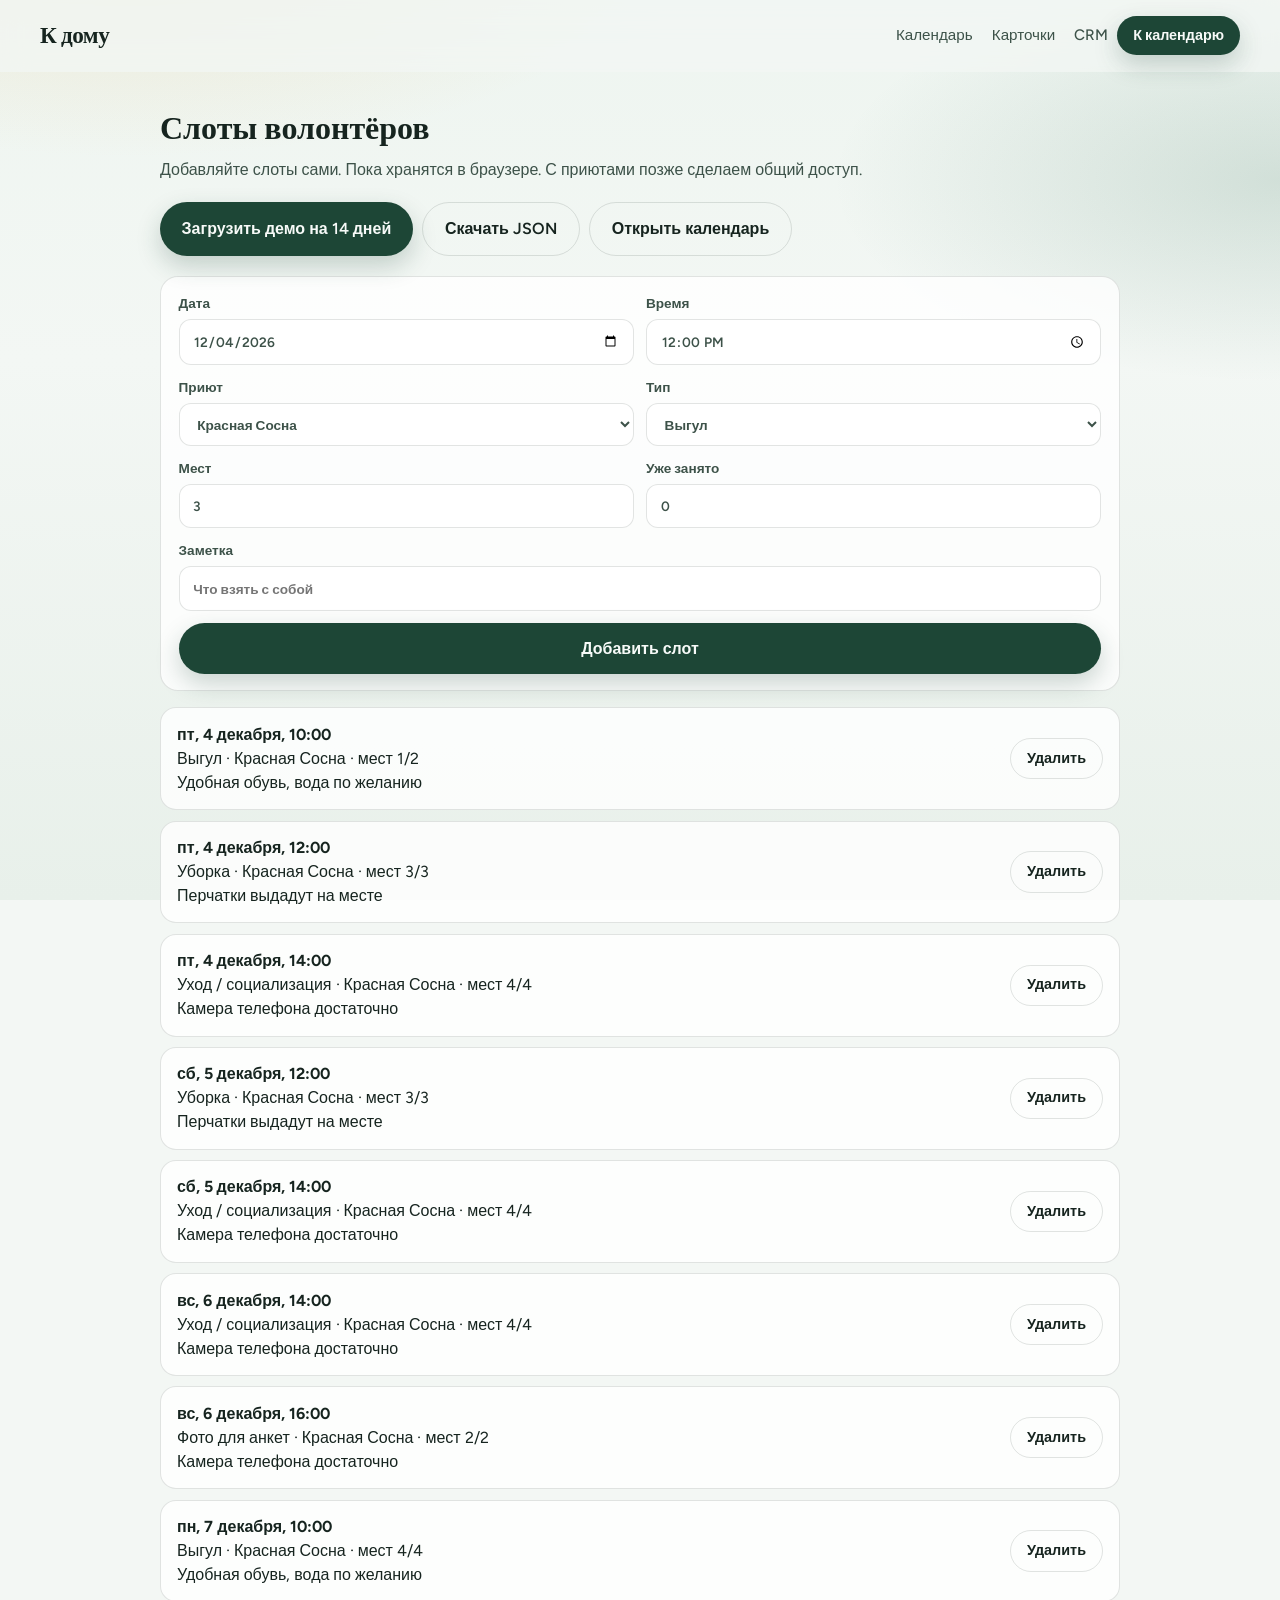
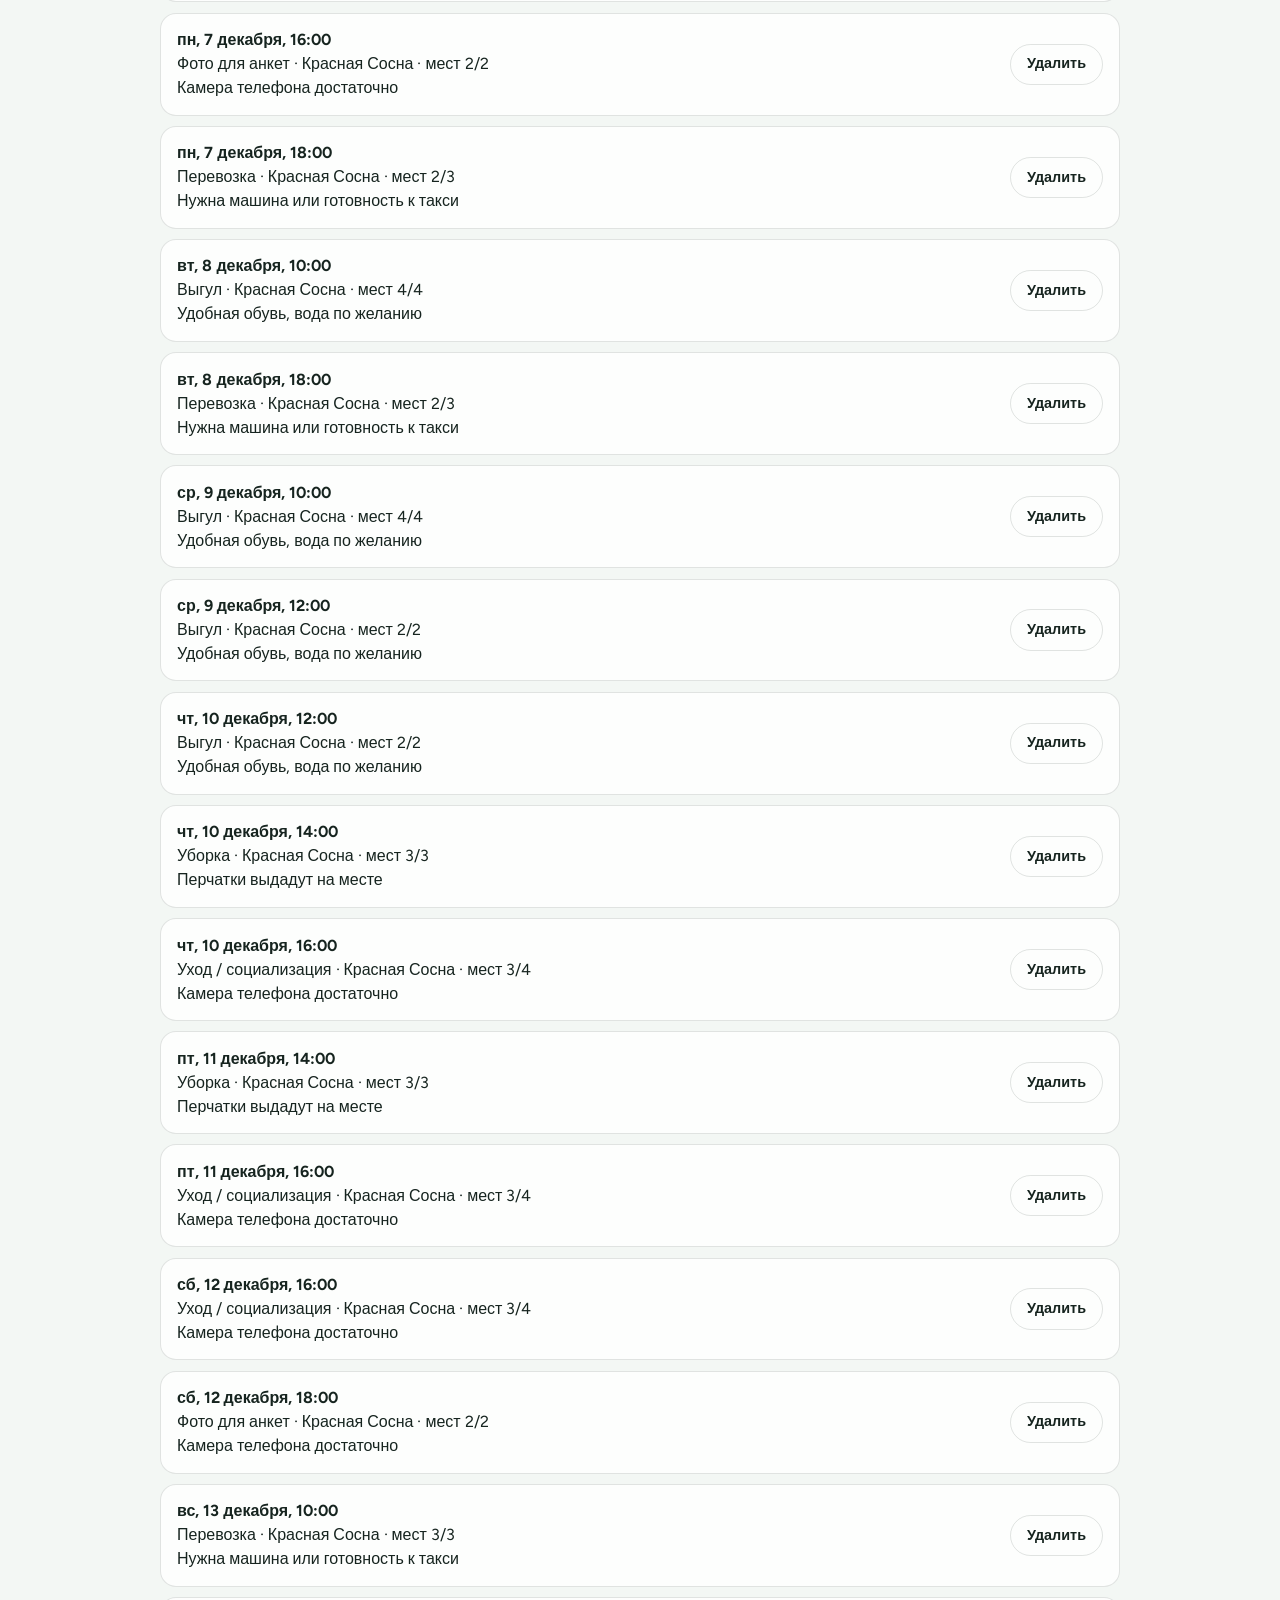
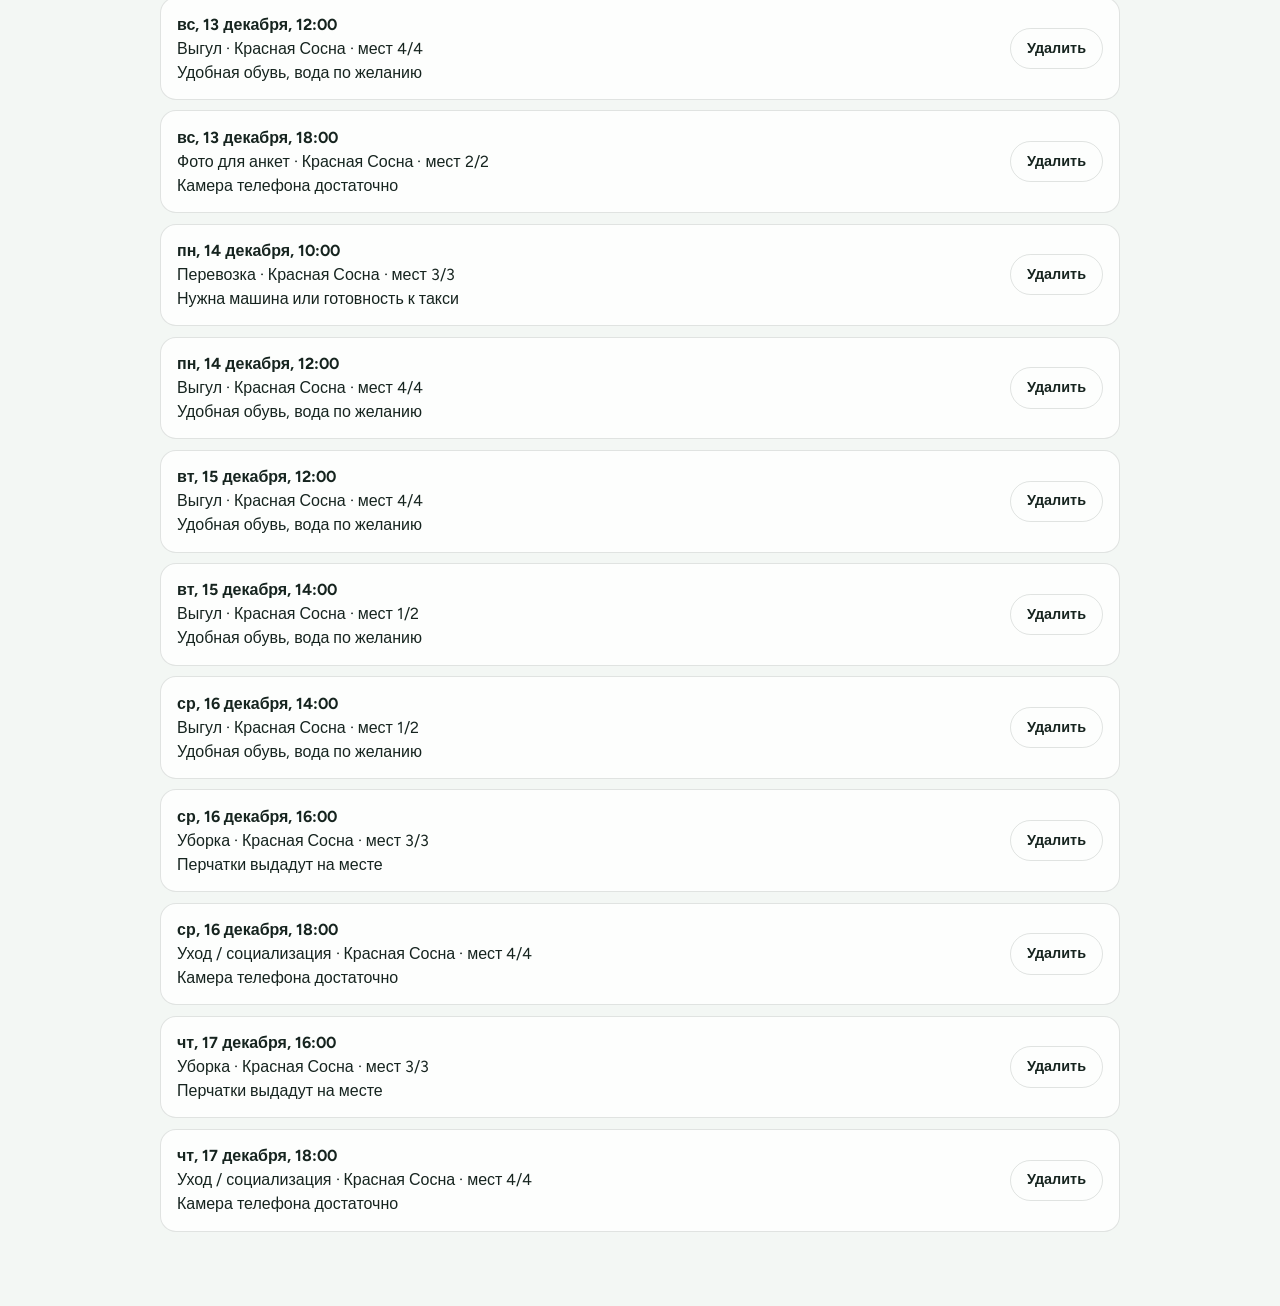
<file: admin-slots.html>
<!DOCTYPE html>
<html lang="ru">
  <head>
    <meta charset="UTF-8" />
    <meta name="viewport" content="width=device-width, initial-scale=1.0" />
    <title>К дому — админка слотов</title>
    <link rel="preconnect" href="https://fonts.googleapis.com" />
    <link rel="preconnect" href="https://fonts.gstatic.com" crossorigin />
    <link
      href="https://fonts.googleapis.com/css2?family=Figtree:wght@400;500;600;700&family=Fraunces:opsz,wght@9..144,650;9..144,700&display=swap"
      rel="stylesheet"
    />
    <link rel="stylesheet" href="styles.css" />
    <style>
      .admin {
        width: min(960px, calc(100% - 2rem));
        margin: 0 auto;
        padding: 2rem 0 4rem;
      }
      .admin h1 {
        font-family: var(--font-display);
        margin: 0 0 0.4rem;
      }
      .admin-lead {
        color: var(--ink-soft);
        margin: 0 0 1.25rem;
      }
      .admin-toolbar {
        display: flex;
        flex-wrap: wrap;
        gap: 0.6rem;
        margin-bottom: 1.25rem;
      }
      .admin-form {
        display: grid;
        gap: 0.75rem;
        background: rgba(255, 255, 255, 0.8);
        border: 1px solid var(--line);
        border-radius: 18px;
        padding: 1rem 1.1rem;
        margin-bottom: 1rem;
      }
      .admin-form .row2 {
        display: grid;
        grid-template-columns: 1fr 1fr;
        gap: 0.75rem;
      }
      .admin-form label {
        display: grid;
        gap: 0.35rem;
        font-size: 0.85rem;
        font-weight: 600;
        color: var(--ink-soft);
      }
      .admin-form input,
      .admin-form select,
      .admin-form textarea {
        border: 1px solid var(--line);
        border-radius: 12px;
        padding: 0.7rem 0.85rem;
        background: #fff;
        font: inherit;
      }
      .slot-admin-item {
        display: grid;
        grid-template-columns: 1fr auto;
        gap: 0.75rem;
        align-items: center;
        background: rgba(255, 255, 255, 0.8);
        border: 1px solid var(--line);
        border-radius: 16px;
        padding: 0.9rem 1rem;
        margin-bottom: 0.65rem;
      }
      @media (max-width: 700px) {
        .admin-form .row2,
        .slot-admin-item {
          grid-template-columns: 1fr;
        }
      }
    </style>
  </head>
  <body>
    <div class="page-bg" aria-hidden="true"></div>
    <header class="site-header">
      <a class="brand" href="./index.html">К дому</a>
      <div class="header-actions">
        <nav class="nav" id="site-nav">
          <a href="./volunteer.html">Календарь</a>
          <a href="./admin.html">Карточки</a>
          <a href="./crm/">CRM</a>
        </nav>
        <a class="btn btn-small header-cta" href="./volunteer.html">К календарю</a>
        <button class="nav-toggle" type="button" aria-expanded="false" aria-controls="site-nav" aria-label="Открыть меню">
          <span></span><span></span><span></span>
        </button>
      </div>
    </header>

    <main class="admin">
      <h1>Слоты волонтёров</h1>
      <p class="admin-lead">
        Добавляйте слоты сами. Пока хранятся в браузере. С приютами позже
        сделаем общий доступ.
      </p>

      <div class="admin-toolbar">
        <button class="btn" type="button" id="reset-demo">Загрузить демо на 14 дней</button>
        <button class="btn btn-ghost" type="button" id="export-json">Скачать JSON</button>
        <a class="btn btn-ghost" href="./volunteer.html">Открыть календарь</a>
      </div>

      <form class="admin-form" id="slot-form">
        <div class="row2">
          <label>Дата <input id="f-date" type="date" required /></label>
          <label>Время <input id="f-time" type="time" value="12:00" required /></label>
        </div>
        <div class="row2">
          <label
            >Приют
            <select id="f-shelter" required></select>
          </label>
          <label
            >Тип
            <select id="f-type" required></select>
          </label>
        </div>
        <div class="row2">
          <label>Мест <input id="f-seats" type="number" min="1" value="3" required /></label>
          <label>Уже занято <input id="f-taken" type="number" min="0" value="0" /></label>
        </div>
        <label>Заметка <input id="f-note" placeholder="Что взять с собой" /></label>
        <button class="btn" type="submit">Добавить слот</button>
      </form>

      <div id="list"></div>
    </main>

    <script src="data.js"></script>
    <script src="shared.js"></script>
    <script src="slots-data.js"></script>
    <script>
      const Slots = window.KdomuSlots;
      let slots = Slots.load();
      const list = document.getElementById("list");
      const shelterSelect = document.getElementById("f-shelter");
      const typeSelect = document.getElementById("f-type");

      (window.KDOMU_SHELTERS || []).forEach((s) => {
        const o = document.createElement("option");
        o.value = s.id;
        o.textContent = s.name;
        shelterSelect.appendChild(o);
      });
      (window.KDOMU_SLOT_TYPES || []).forEach((t) => {
        const o = document.createElement("option");
        o.value = t.id;
        o.textContent = t.label;
        typeSelect.appendChild(o);
      });

      const today = new Date().toISOString().slice(0, 10);
      document.getElementById("f-date").value = today;

      function persist() {
        Slots.save(slots);
        render();
      }

      function render() {
        const sorted = [...slots].sort((a, b) =>
          a.date === b.date ? a.time.localeCompare(b.time) : a.date.localeCompare(b.date)
        );
        list.innerHTML = sorted
          .map(
            (s) => `
          <article class="slot-admin-item">
            <div>
              <strong>${Slots.formatDate(s.date)}, ${s.time}</strong>
              <div class="tiny muted">${Slots.typeLabel(s.type)} · ${s.shelterName} · мест ${Slots.freeSeats(s)}/${s.seats}</div>
              <div class="tiny muted">${s.note || ""}</div>
            </div>
            <button class="btn btn-small btn-ghost" type="button" data-del="${s.id}">Удалить</button>
          </article>`
          )
          .join("");
      }

      document.getElementById("slot-form").addEventListener("submit", (e) => {
        e.preventDefault();
        const shelter = (window.KDOMU_SHELTERS || []).find(
          (s) => s.id === shelterSelect.value
        );
        const time = document.getElementById("f-time").value;
        slots.unshift({
          id: "slot_" + Math.random().toString(36).slice(2, 9),
          date: document.getElementById("f-date").value,
          time: time.slice(0, 5),
          type: typeSelect.value,
          shelterId: shelter.id,
          shelterName: shelter.name,
          city: shelter.city,
          seats: Number(document.getElementById("f-seats").value) || 1,
          taken: Number(document.getElementById("f-taken").value) || 0,
          note: document.getElementById("f-note").value.trim(),
          demo: false,
        });
        persist();
        e.target.reset();
        document.getElementById("f-date").value = today;
        document.getElementById("f-time").value = "12:00";
        document.getElementById("f-seats").value = "3";
        document.getElementById("f-taken").value = "0";
      });

      list.addEventListener("click", (e) => {
        const btn = e.target.closest("[data-del]");
        if (!btn) return;
        slots = slots.filter((s) => s.id !== btn.dataset.del);
        persist();
      });

      document.getElementById("reset-demo").onclick = () => {
        if (!confirm("Заменить все слоты демо на 14 дней?")) return;
        slots = Slots.resetDemo();
        render();
      };

      document.getElementById("export-json").onclick = () => {
        const blob = new Blob([JSON.stringify(slots, null, 2)], {
          type: "application/json",
        });
        const a = document.createElement("a");
        a.href = URL.createObjectURL(blob);
        a.download = "kdomu-slots.json";
        a.click();
      };

      render();
    </script>
  </body>
</html>
</file>
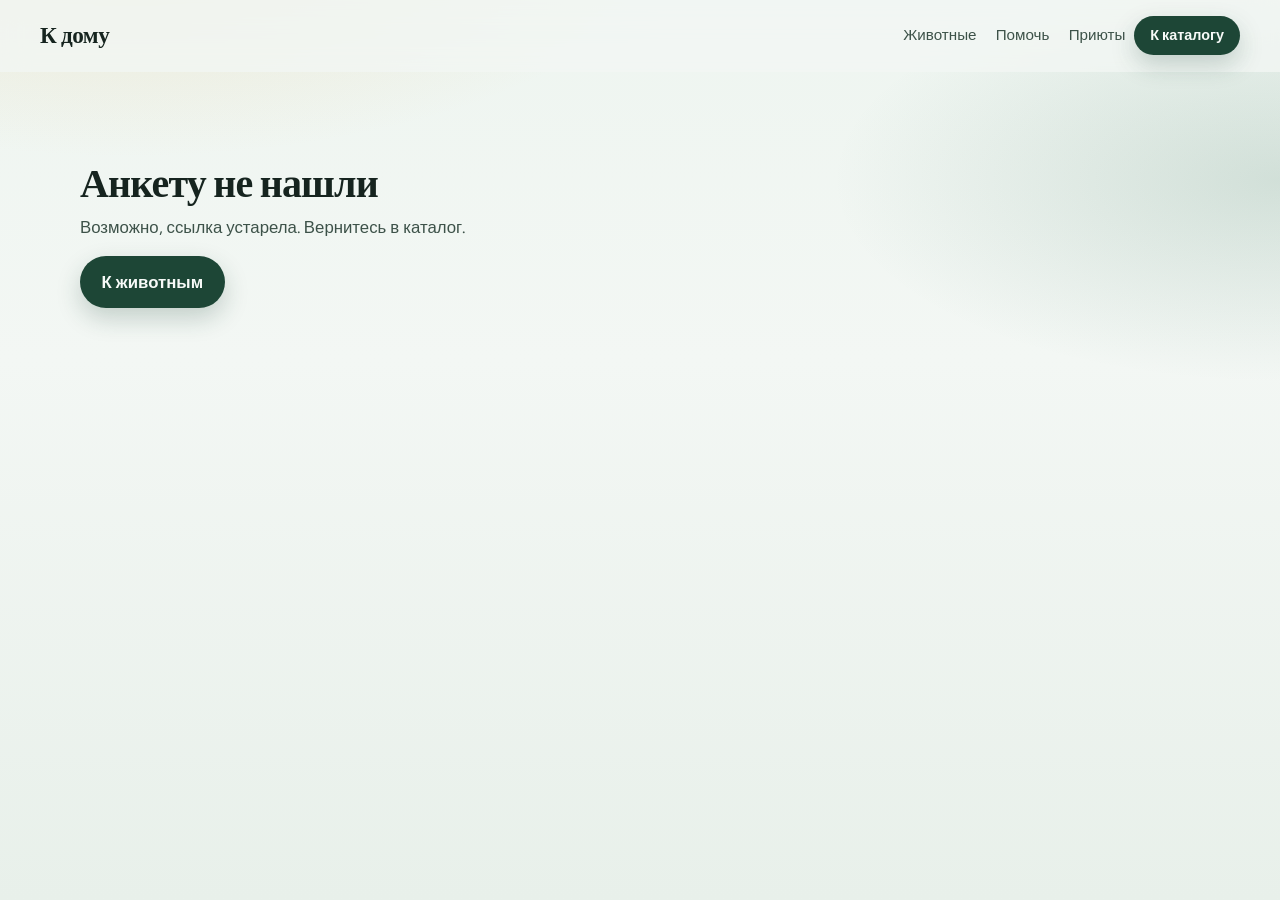
<file: animal.html>
<!DOCTYPE html>
<html lang="ru">
  <head>
    <meta charset="UTF-8" />
    <meta name="viewport" content="width=device-width, initial-scale=1.0" />
    <title>К дому — карточка животного</title>
    <meta name="description" content="Анкеты животных из приютов Москвы · К дому" />
    <link rel="preconnect" href="https://fonts.googleapis.com" />
    <link rel="preconnect" href="https://fonts.gstatic.com" crossorigin />
    <link
      href="https://fonts.googleapis.com/css2?family=Fraunces:opsz,wght@9..144,500;9..144,650;9..144,700&family=Figtree:wght@400;500;600;700&display=swap"
      rel="stylesheet"
    />
    <link rel="stylesheet" href="styles.css" />
  </head>
  <body>
    <div class="page-bg" aria-hidden="true"></div>
    <header class="site-header">
      <a class="brand" href="./index.html">К дому</a>
      <div class="header-actions">
        <nav class="nav" id="site-nav" aria-label="Основная навигация">
          <a href="./index.html#animals">Животные</a>
          <a href="./index.html#help">Помочь</a>
          <a href="./index.html#shelters">Приюты</a>
        </nav>
        <a class="btn btn-small header-cta" href="./index.html#animals">К каталогу</a>
        <button class="nav-toggle" type="button" aria-expanded="false" aria-controls="site-nav" aria-label="Открыть меню">
          <span></span><span></span><span></span>
        </button>
      </div>
    </header>

    <main class="section animal-page" id="animal-root">
      <p class="animal-loading">Загружаем анкету…</p>
    </main>

    <dialog class="modal" id="adopt-modal" aria-labelledby="adopt-title">
      <form method="dialog" class="modal-card" id="adopt-form">
        <button class="modal-close" value="cancel" aria-label="Закрыть">×</button>
        <h2 id="adopt-title">Заявка на усыновление</h2>
        <p class="modal-lead" id="adopt-animal-name"></p>
        <label>Ваше имя <input name="name" type="text" required autocomplete="name" /></label>
        <label
          >Телефон или Telegram
          <input name="contact" type="text" required placeholder="+7… или @username" />
        </label>
        <label
          >Коротко о себе
          <textarea name="message" rows="3" placeholder="Жильё, опыт, почему этот питомец"></textarea>
        </label>
        <input type="hidden" name="animalId" id="adopt-animal-id" />
        <div class="modal-actions">
          <button class="btn btn-ghost" value="cancel" type="submit">Отмена</button>
          <button class="btn" value="default" type="submit">Отправить заявку</button>
        </div>
      </form>
    </dialog>

    <dialog class="modal" id="sponsor-modal" aria-labelledby="sponsor-title">
      <form method="dialog" class="modal-card" id="sponsor-form">
        <button class="modal-close" value="cancel" aria-label="Закрыть">×</button>
        <h2 id="sponsor-title">Взять на опеку</h2>
        <p class="modal-lead" id="sponsor-animal-name"></p>
        <p class="modal-lead" style="margin-top:-0.4rem">
          Перевод — сразу приюту. Мы сведём с куратором.
        </p>
        <label
          >Сумма в месяц, ₽
          <input name="amount" type="number" min="300" step="100" value="1000" required />
        </label>
        <label
          >Контакт
          <input name="contact" type="text" required placeholder="Telegram или телефон" />
        </label>
        <div class="modal-actions">
          <button class="btn btn-ghost" value="cancel" type="submit">Отмена</button>
          <button class="btn" value="default" type="submit">Хочу опекать</button>
        </div>
      </form>
    </dialog>

    <div class="toast" id="toast" role="status" aria-live="polite" hidden></div>

    <script src="data.js"></script>
    <script src="shared.js"></script>
    <script src="animal.js"></script>
  </body>
</html>
</file>
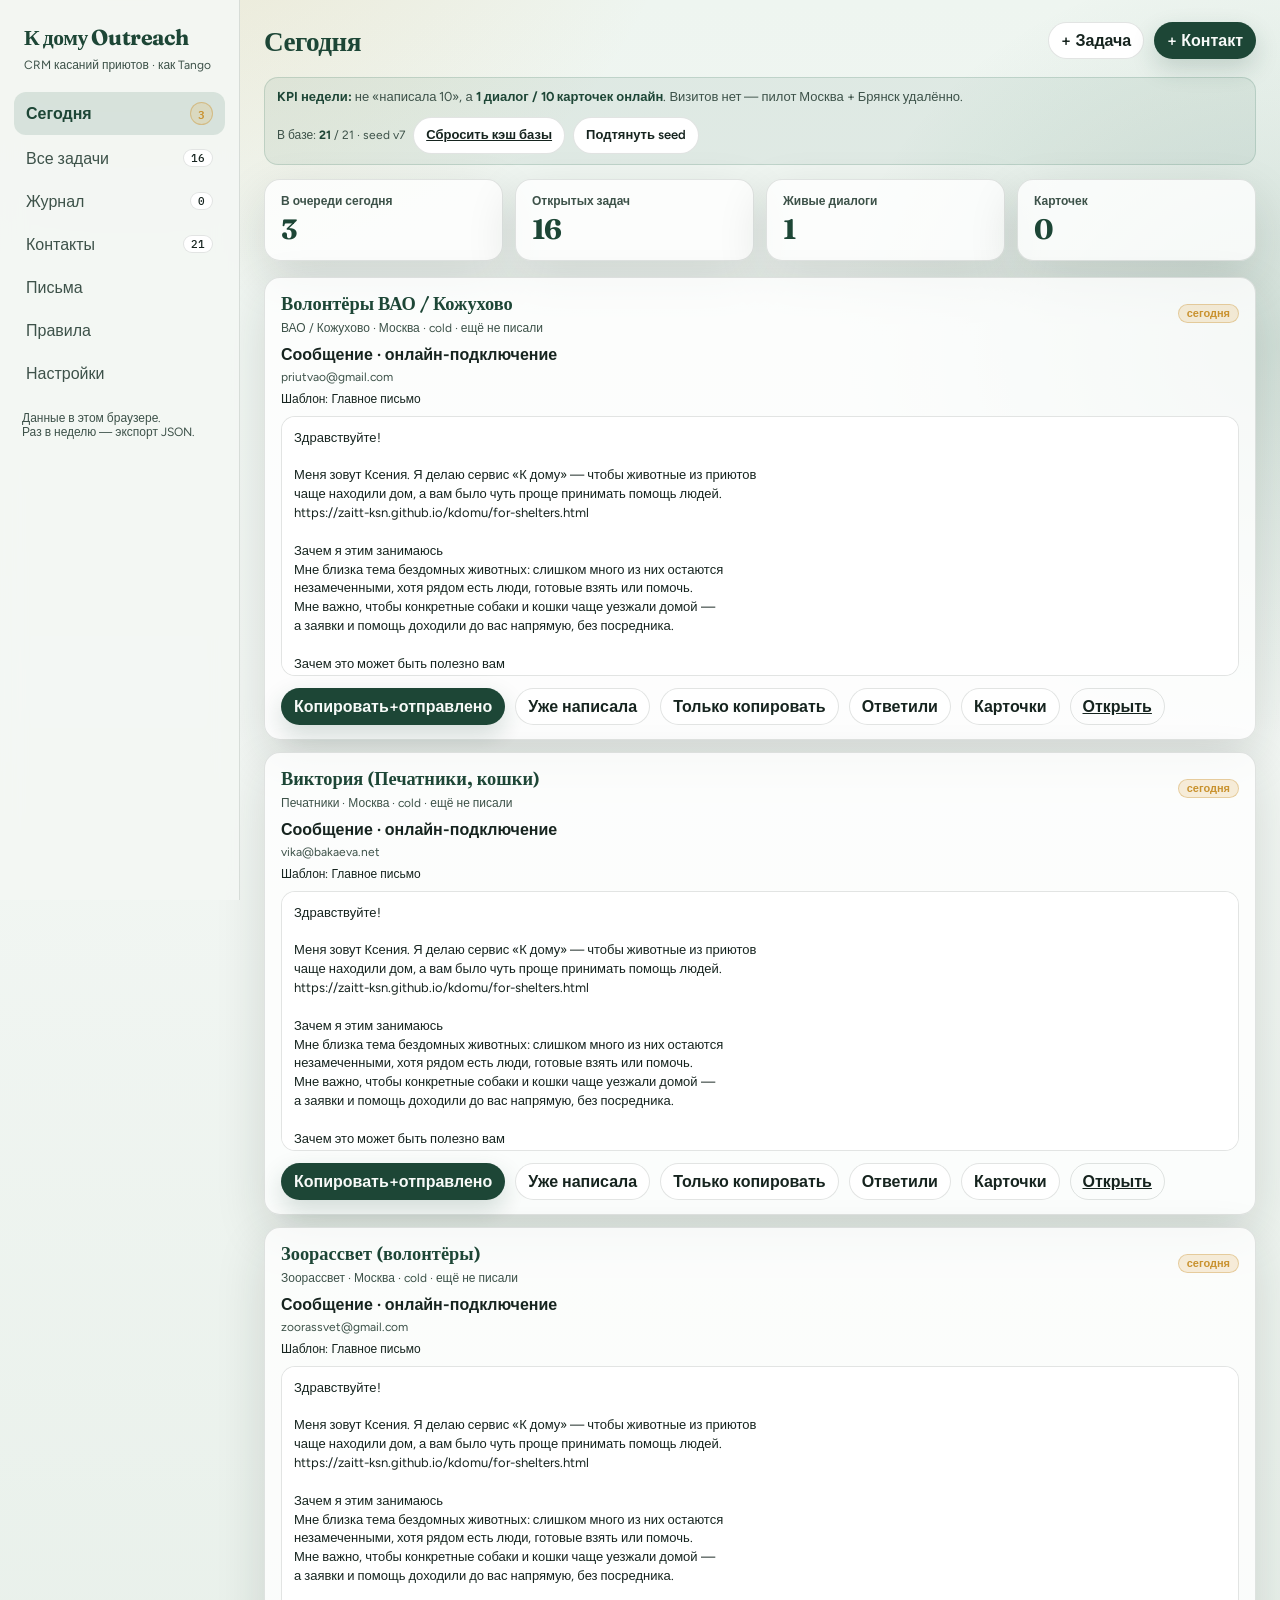
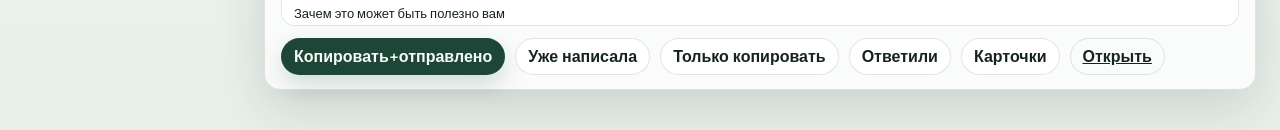
<file: outreach.html>
<!DOCTYPE html>
<html lang="ru">
  <head>
    <meta charset="UTF-8" />
    <meta http-equiv="refresh" content="0; url=./crm/" />
    <title>Переход в CRM «К дому»</title>
    <link rel="canonical" href="./crm/" />
  </head>
  <body style="font-family: system-ui; padding: 2rem; background: #0f1419; color: #e8eef4">
    <p>Трекинг переехал в CRM как у Tango Outreach.</p>
    <p><a href="./crm/" style="color:#2dd4a8">Открыть CRM</a></p>
  </body>
</html>
</file>
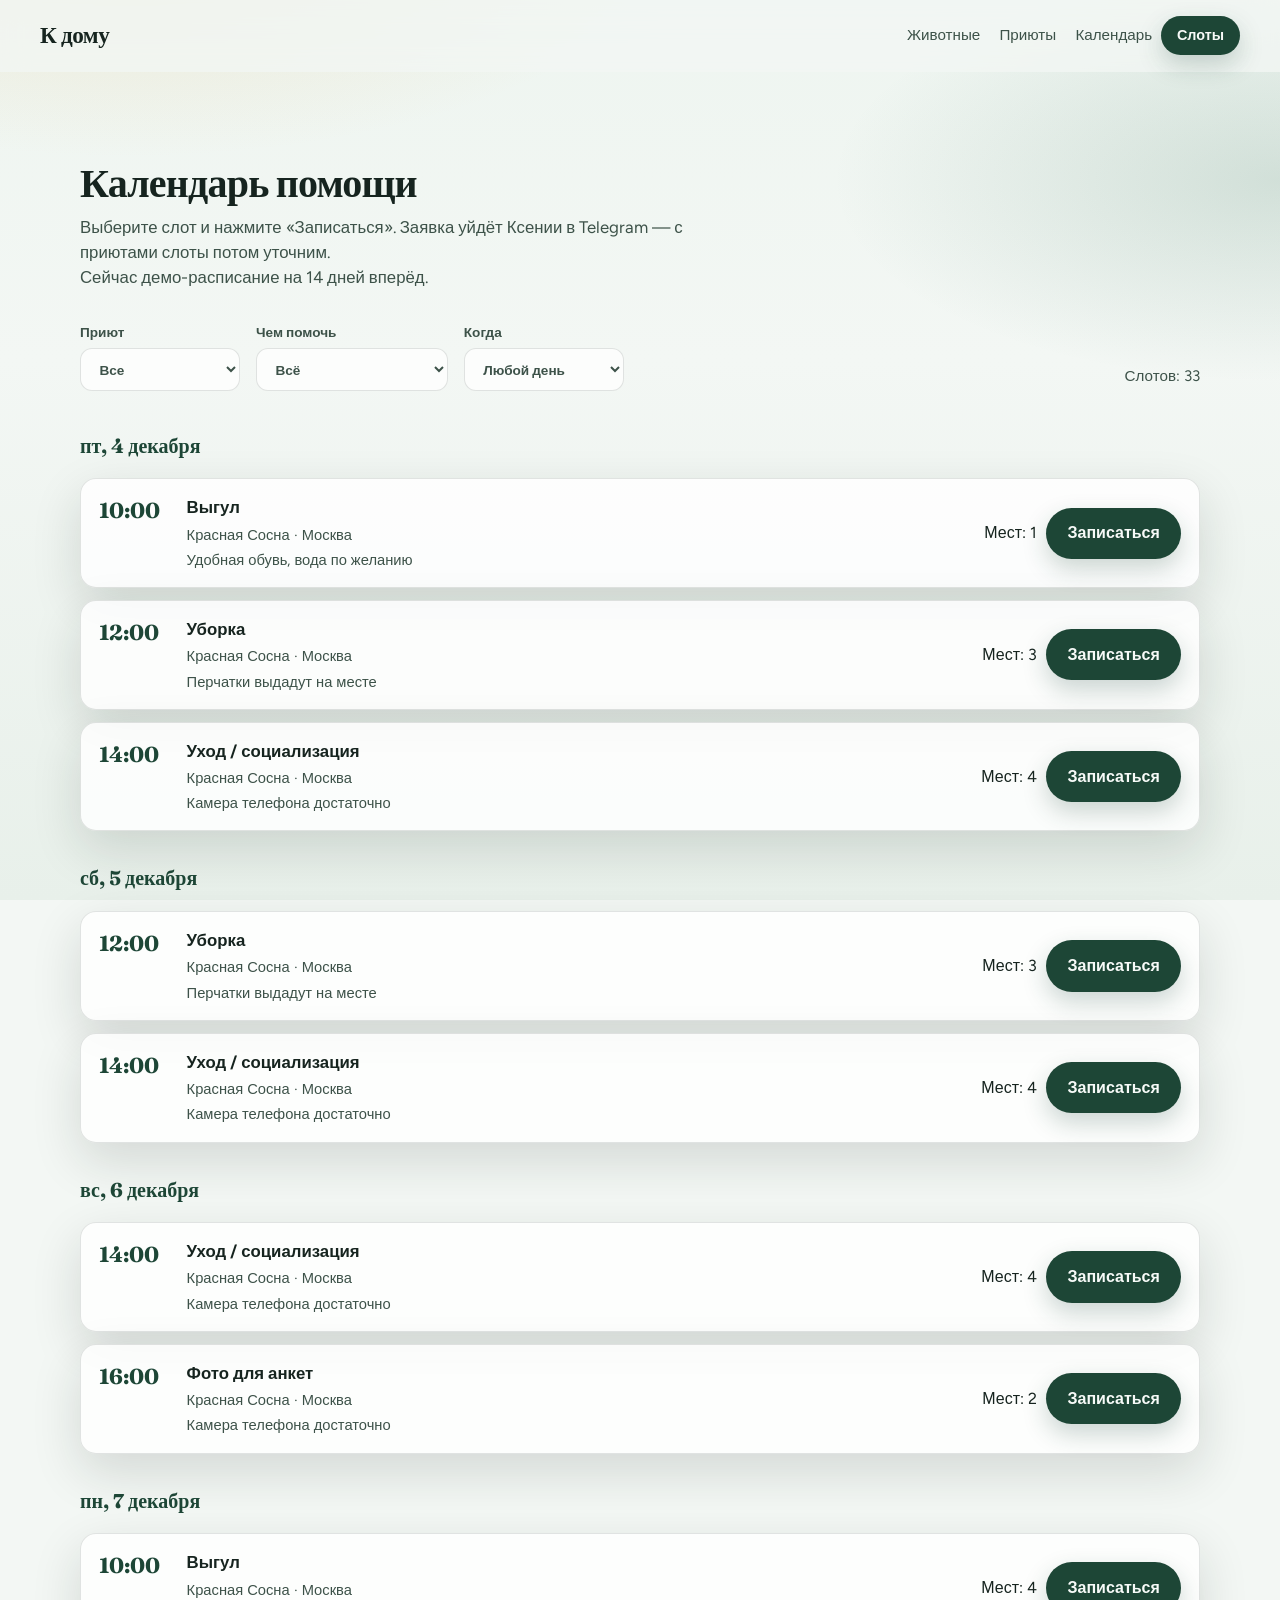
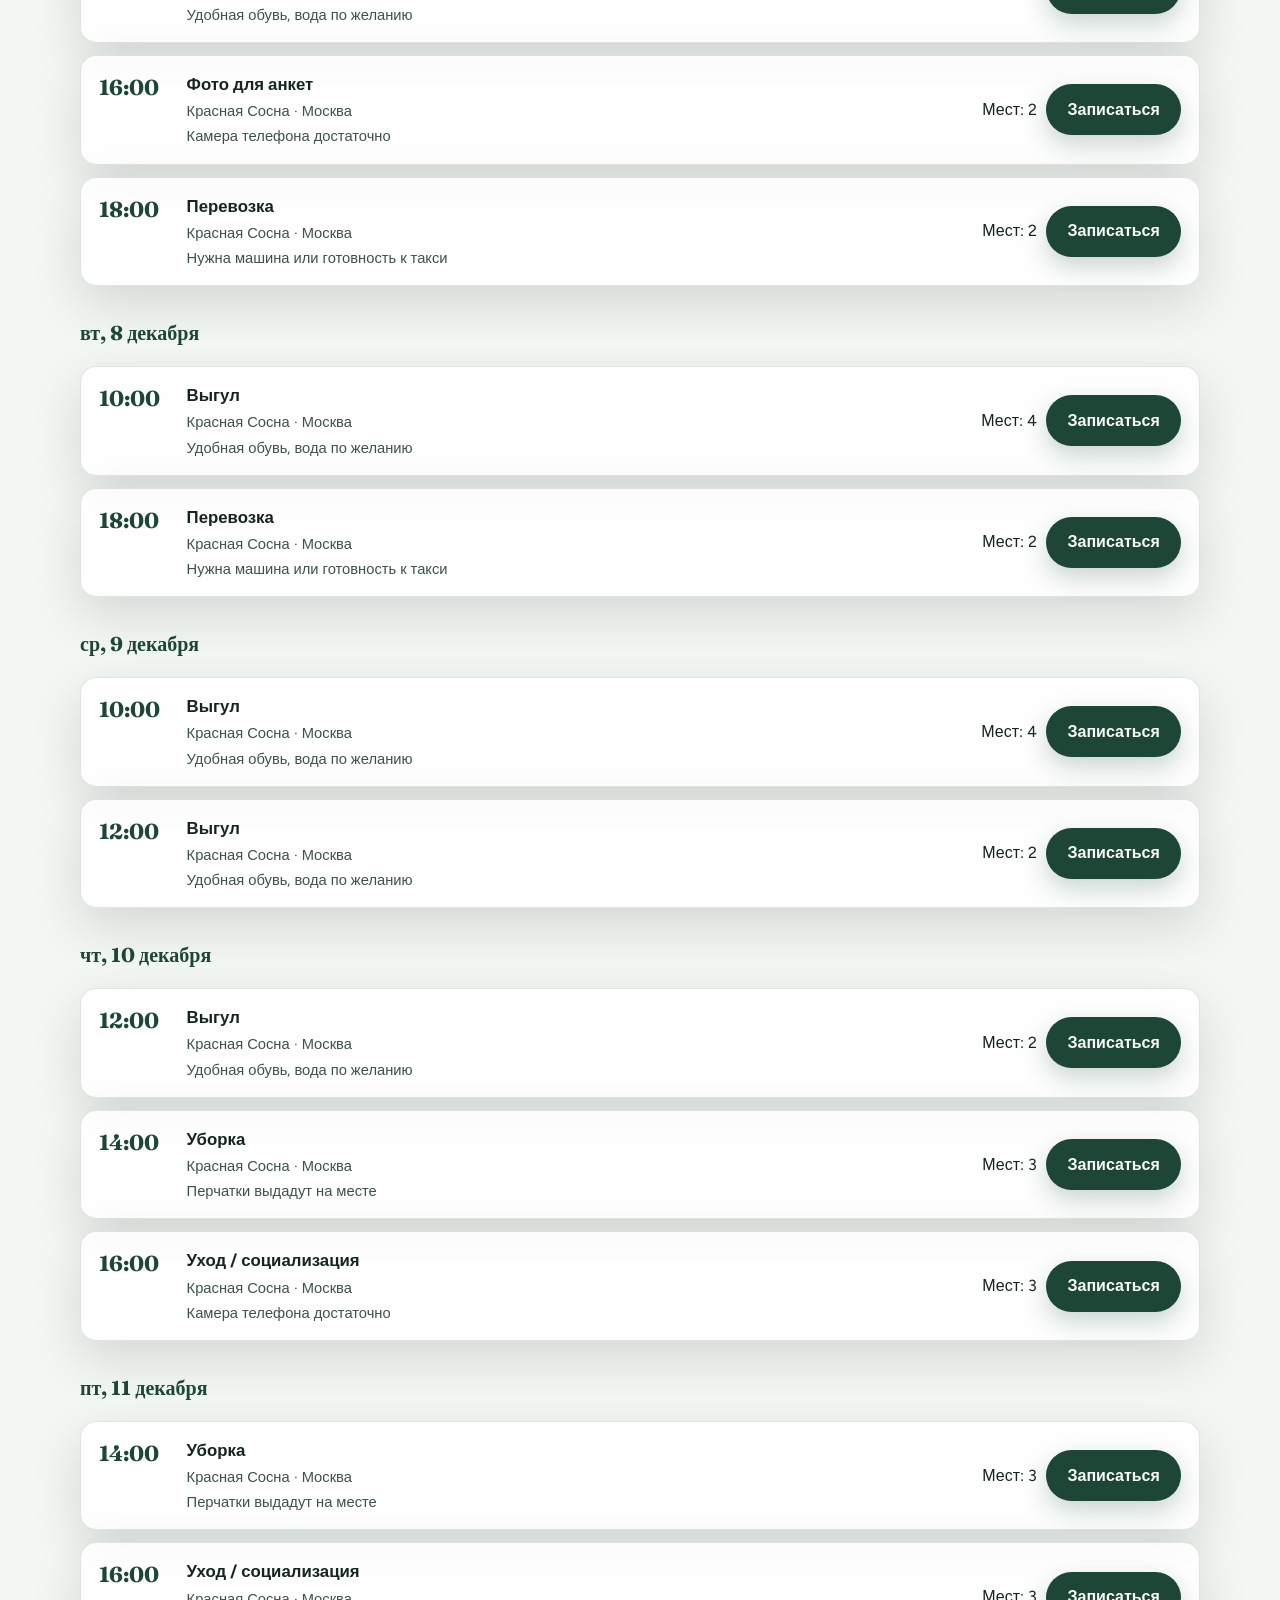
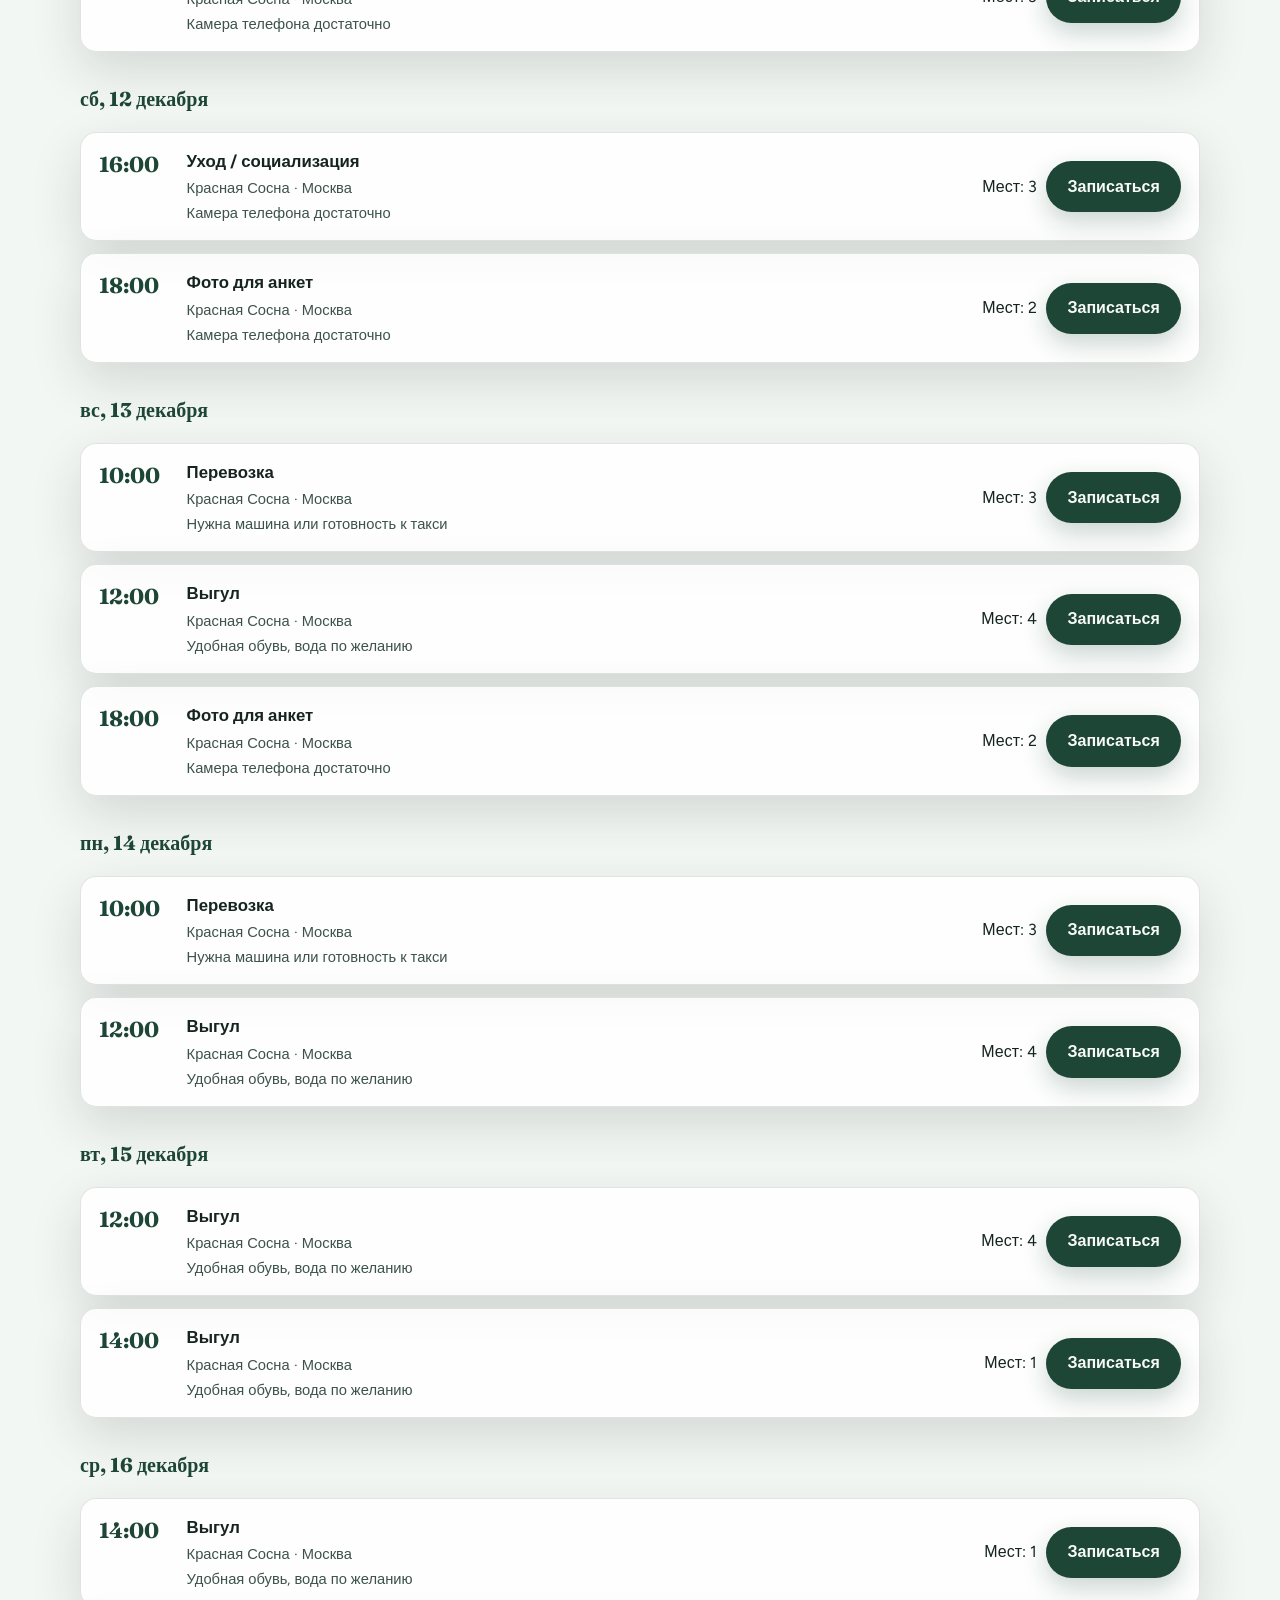
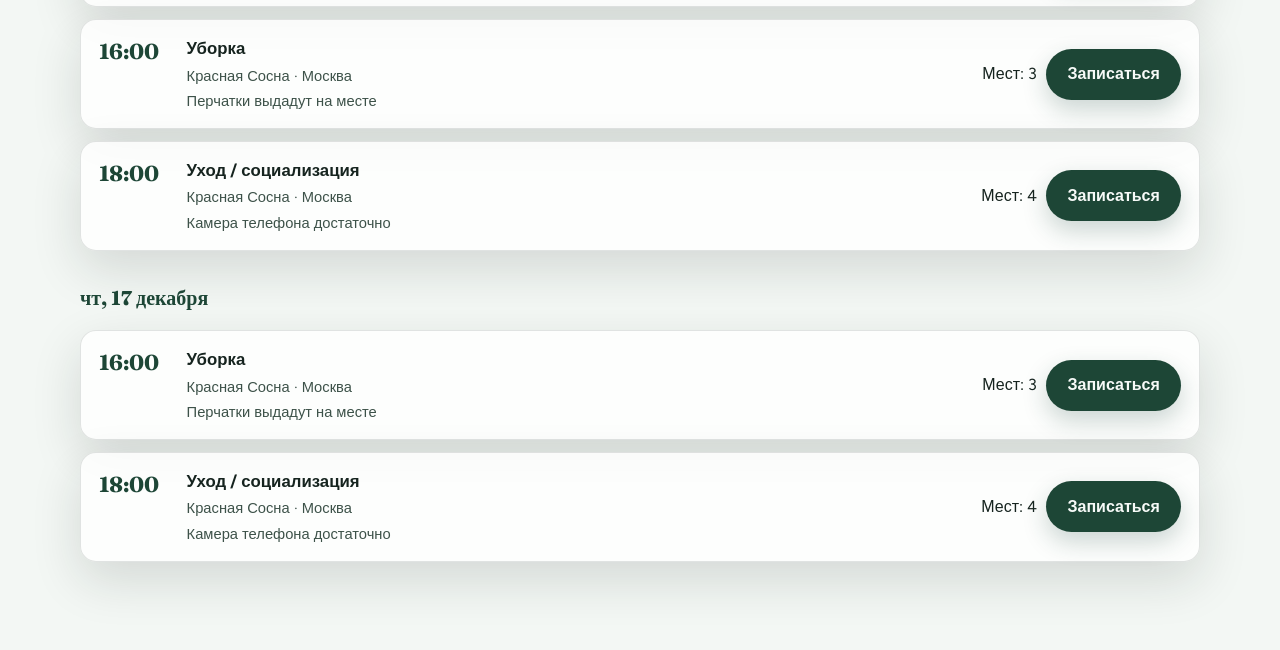
<file: volunteer.html>
<!DOCTYPE html>
<html lang="ru">
  <head>
    <meta charset="UTF-8" />
    <meta name="viewport" content="width=device-width, initial-scale=1.0" />
    <title>К дому — календарь волонтёров</title>
    <meta
      name="description"
      content="Слоты помощи приютам: выгул, уборка, перевозка. Запишитесь в один клик."
    />
    <link rel="preconnect" href="https://fonts.googleapis.com" />
    <link rel="preconnect" href="https://fonts.gstatic.com" crossorigin />
    <link
      href="https://fonts.googleapis.com/css2?family=Fraunces:opsz,wght@9..144,500;9..144,650;9..144,700&family=Figtree:wght@400;500;600;700&display=swap"
      rel="stylesheet"
    />
    <link rel="stylesheet" href="styles.css" />
  </head>
  <body>
    <div class="page-bg" aria-hidden="true"></div>
    <header class="site-header">
      <a class="brand" href="./index.html">К дому</a>
      <div class="header-actions">
        <nav class="nav" id="site-nav">
          <a href="./index.html#animals">Животные</a>
          <a href="./index.html#shelters">Приюты</a>
          <a href="./volunteer.html">Календарь</a>
        </nav>
        <a class="btn btn-small header-cta" href="./admin-slots.html">Слоты</a>
        <button class="nav-toggle" type="button" aria-expanded="false" aria-controls="site-nav" aria-label="Открыть меню">
          <span></span><span></span><span></span>
        </button>
      </div>
    </header>

    <main class="section volunteer-page">
      <div class="section-head">
        <h2>Календарь помощи</h2>
        <p>
          Выберите слот и нажмите «Записаться». Заявка уйдёт Ксении в Telegram —
          с приютами слоты потом уточним.
        </p>
        <p class="tiny muted">Сейчас демо-расписание на 14 дней вперёд.</p>
      </div>

      <div class="filters slot-filters" role="group" aria-label="Фильтры слотов">
        <label class="filter">
          <span>Приют</span>
          <select id="filter-shelter">
            <option value="all">Все</option>
          </select>
        </label>
        <label class="filter">
          <span>Чем помочь</span>
          <select id="filter-type">
            <option value="all">Всё</option>
          </select>
        </label>
        <label class="filter">
          <span>Когда</span>
          <select id="filter-when">
            <option value="all">Любой день</option>
            <option value="today">Сегодня</option>
            <option value="weekend">Выходные</option>
          </select>
        </label>
        <p class="results-count" id="slots-count"></p>
      </div>

      <div class="slot-list" id="slot-list"></div>
    </main>

    <dialog class="modal" id="signup-modal" aria-labelledby="signup-title">
      <form method="dialog" class="modal-card" id="signup-form">
        <button class="modal-close" value="cancel" aria-label="Закрыть">×</button>
        <h2 id="signup-title">Запись на слот</h2>
        <p class="modal-lead" id="signup-lead"></p>
        <label>Имя <input name="name" required autocomplete="name" /></label>
        <label
          >Telegram или телефон
          <input name="contact" required placeholder="@username или +7…" />
        </label>
        <label
          >Комментарий
          <textarea name="comment" rows="2" placeholder="Есть машина / первый раз / …"></textarea>
        </label>
        <input type="hidden" name="slotId" id="signup-slot-id" />
        <div class="modal-actions">
          <button class="btn btn-ghost" value="cancel" type="submit">Отмена</button>
          <button class="btn" value="default" type="submit">Записаться</button>
        </div>
      </form>
    </dialog>

    <div class="toast" id="toast" role="status" aria-live="polite" hidden></div>

    <script src="data.js"></script>
    <script src="shared.js"></script>
    <script src="slots-data.js"></script>
    <script src="volunteer.js"></script>
  </body>
</html>
</file>
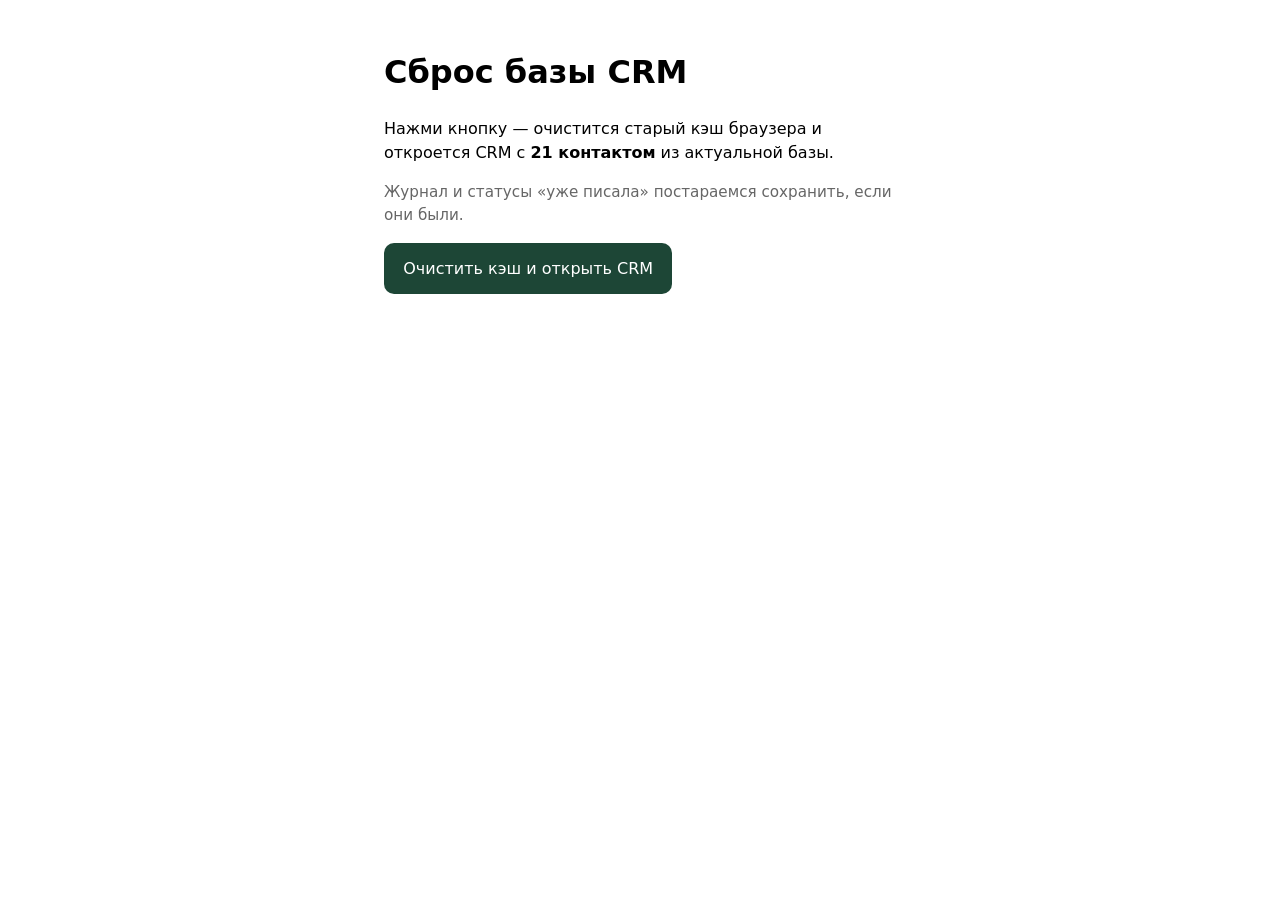
<file: crm/reset.html>
<!DOCTYPE html>
<html lang="ru">
<head>
  <meta charset="UTF-8" />
  <meta name="viewport" content="width=device-width, initial-scale=1" />
  <title>Сброс CRM «К дому»</title>
  <style>
    body { font-family: system-ui, sans-serif; max-width: 32rem; margin: 3rem auto; padding: 0 1rem; line-height: 1.5; }
    button { font: inherit; padding: 0.85rem 1.2rem; border-radius: 10px; border: 0; background: #1d4636; color: #fff; cursor: pointer; }
    .muted { color: #666; font-size: 0.95rem; }
    code { background: #f0f0f0; padding: 0.1rem 0.35rem; border-radius: 4px; }
  </style>
</head>
<body>
  <h1>Сброс базы CRM</h1>
  <p>Нажми кнопку — очистится старый кэш браузера и откроется CRM с <strong>21 контактом</strong> из актуальной базы.</p>
  <p class="muted">Журнал и статусы «уже писала» постараемся сохранить, если они были.</p>
  <p><button type="button" id="go">Очистить кэш и открыть CRM</button></p>
  <p class="muted" id="log"></p>
  <script src="./seed.js?v=7hard"></script>
  <script>
    document.getElementById("go").onclick = () => {
      const log = document.getElementById("log");
      const seed = window.KDOMU_CRM_SEED;
      if (!seed || !seed.contacts || seed.contacts.length < 20) {
        log.textContent = "Ошибка: seed.js не загрузился. Обнови эту страницу (Cmd+Shift+R) и нажми ещё раз.";
        return;
      }

      // Сохраняем прогресс до очистки
      let journal = [];
      let statusById = {};
      const keys = [];
      for (let i = 0; i < localStorage.length; i++) {
        const k = localStorage.key(i);
        if (k && k.indexOf("kdomu") === 0) keys.push(k);
      }
      keys.forEach((k) => {
        try {
          const raw = localStorage.getItem(k);
          const parsed = JSON.parse(raw || "null");
          if (!parsed) return;
          if (Array.isArray(parsed.journal) && parsed.journal.length) journal = parsed.journal;
          (parsed.contacts || []).forEach((c) => {
            if (c && c.id) {
              statusById[c.id] = {
                status: c.status,
                note: c.note,
                touchLog: c.touchLog,
                lastTouchAt: c.lastTouchAt,
                cardsCount: c.cardsCount,
                pain: c.pain,
                tools: c.tools,
              };
            }
          });
        } catch (_) {}
      });

      // Полная очистка всех ключей CRM
      keys.forEach((k) => localStorage.removeItem(k));

      const STORAGE_KEY = "kdomu-outreach-crm-v7-hard";
      const contacts = seed.contacts.map((c) => {
        const old = statusById[c.id] || {};
        return {
          ...c,
          ...old,
          status: old.status || c.status,
          note: old.note || c.note,
          createdAt: new Date().toISOString(),
          touchLog: old.touchLog || [],
        };
      });

      const written = new Set(
        contacts
          .filter((c) => ["touched", "no_reply", "replied", "meeting", "cards"].includes(c.status))
          .map((c) => c.id)
      );
      journal.forEach((j) => {
        if (j.contactId && /напис|отправ|копир/i.test(String(j.summary || ""))) written.add(j.contactId);
      });

      const today = new Intl.DateTimeFormat("en-CA", {
        timeZone: "Europe/Moscow",
        year: "numeric",
        month: "2-digit",
        day: "2-digit",
      }).format(new Date());

      function addDays(n) {
        const d = new Date(today + "T12:00:00");
        d.setDate(d.getDate() + n);
        return d.toISOString().slice(0, 10);
      }

      const tasks = [];
      let i = 0;
      contacts.forEach((c) => {
        if (c.priority !== "A" || c.status === "paused" || c.status === "lost") return;
        if (written.has(c.id)) {
          if (["replied", "meeting", "cards"].includes(c.status)) return;
          tasks.push({
            id: "task_fu_" + c.id,
            contactId: c.id,
            type: "msg_fu",
            title: "Follow-up",
            due: addDays(3),
            status: "open",
            templateId: "followup",
            note: "follow-up после отправки",
          });
          return;
        }
        tasks.push({
          id: "task_" + c.id,
          contactId: c.id,
          type: c.status === "cold" ? "msg_first" : "msg_fu",
          title: c.status === "cold" ? "Сообщение · онлайн-подключение" : "Follow-up",
          due: i < 6 ? today : addDays(Math.min(i - 5, 5)),
          status: "open",
          templateId: c.status === "cold" ? "visit" : "followup",
          note: c.note || "",
        });
        i += 1;
      });

      const state = {
        version: seed.version,
        settings: { ...seed.settings },
        templates: { ...seed.templates },
        contacts,
        tasks,
        journal,
      };
      localStorage.setItem(STORAGE_KEY, JSON.stringify(state));
      log.textContent = "Готово: " + contacts.length + " контактов. Открываю CRM…";
      location.href = "./index.html?fresh=" + Date.now();
    };
  </script>
</body>
</html>
</file>
<file: styles.css>
:root {
  --ink: #16241f;
  --ink-soft: #3d5249;
  --foam: #f3f7f4;
  --mist: #d7e5dc;
  --leaf: #2f6b52;
  --leaf-deep: #1d4636;
  --sun: #e2b15a;
  --sun-deep: #c9922f;
  --line: rgba(22, 36, 31, 0.12);
  --shadow: 0 18px 50px rgba(22, 36, 31, 0.14);
  --radius: 18px;
  --font-display: "Fraunces", Georgia, serif;
  --font-body: "Figtree", "Segoe UI", sans-serif;
  --header-h: 72px;
}

*,
*::before,
*::after {
  box-sizing: border-box;
}

html {
  scroll-behavior: smooth;
}

body {
  margin: 0;
  color: var(--ink);
  font-family: var(--font-body);
  background: var(--foam);
  line-height: 1.5;
  overflow-x: hidden;
}

.page-bg {
  position: fixed;
  inset: 0;
  z-index: -1;
  background:
    radial-gradient(ellipse 80% 50% at 10% -10%, rgba(226, 177, 90, 0.22), transparent 55%),
    radial-gradient(ellipse 70% 45% at 100% 20%, rgba(47, 107, 82, 0.16), transparent 50%),
    linear-gradient(180deg, #eef5f0 0%, #f3f7f4 40%, #e8f0ea 100%);
}

img {
  max-width: 100%;
  display: block;
}

a {
  color: inherit;
  text-decoration: none;
}

button,
input,
select,
textarea {
  font: inherit;
  color: inherit;
}

.site-header {
  position: sticky;
  top: 0;
  z-index: 40;
  min-height: var(--header-h);
  display: flex;
  align-items: center;
  justify-content: space-between;
  gap: 0.75rem;
  padding: 0 clamp(1rem, 4vw, 2.5rem);
  backdrop-filter: blur(14px);
  background: rgba(243, 247, 244, 0.78);
  border-bottom: 1px solid transparent;
  transition: border-color 0.3s ease, background 0.3s ease;
}

.site-header.is-scrolled {
  border-bottom-color: var(--line);
  background: rgba(243, 247, 244, 0.92);
}

.brand {
  font-family: var(--font-display);
  font-weight: 700;
  font-size: 1.45rem;
  letter-spacing: -0.02em;
  flex-shrink: 0;
}

.header-actions {
  display: flex;
  align-items: center;
  gap: 0.55rem;
  margin-left: auto;
}

.nav-toggle {
  display: inline-flex;
  flex-direction: column;
  justify-content: center;
  gap: 5px;
  width: 44px;
  height: 44px;
  padding: 10px;
  border: 1px solid var(--line);
  border-radius: 12px;
  background: rgba(255, 255, 255, 0.7);
  cursor: pointer;
  flex-shrink: 0;
}

.nav-toggle span {
  display: block;
  height: 2px;
  width: 100%;
  background: var(--ink);
  border-radius: 2px;
  transition: transform 0.2s ease, opacity 0.2s ease;
}

.site-header.nav-open .nav-toggle span:nth-child(1) {
  transform: translateY(7px) rotate(45deg);
}

.site-header.nav-open .nav-toggle span:nth-child(2) {
  opacity: 0;
}

.site-header.nav-open .nav-toggle span:nth-child(3) {
  transform: translateY(-7px) rotate(-45deg);
}

.nav {
  display: none;
  gap: 1.1rem;
  font-size: 0.95rem;
  font-weight: 500;
  color: var(--ink-soft);
}

.nav a {
  position: relative;
}

.nav a::after {
  content: "";
  position: absolute;
  left: 0;
  bottom: -0.25rem;
  width: 100%;
  height: 2px;
  background: var(--leaf);
  transform: scaleX(0);
  transform-origin: left;
  transition: transform 0.25s ease;
}

.nav a:hover::after,
.nav a:focus-visible::after {
  transform: scaleX(1);
}

/* Mobile / tablet drawer */
@media (max-width: 979px) {
  .site-header .header-cta {
    display: none;
  }

  .nav {
    display: flex;
    flex-direction: column;
    gap: 0;
    position: absolute;
    top: 100%;
    left: 0;
    right: 0;
    z-index: 50;
    padding: 0.5rem 1rem 1rem;
    background: rgba(243, 247, 244, 0.97);
    border-bottom: 1px solid var(--line);
    box-shadow: 0 16px 32px rgba(22, 36, 31, 0.1);
    transform: translateY(-8px);
    opacity: 0;
    pointer-events: none;
    visibility: hidden;
    transition: opacity 0.2s ease, transform 0.2s ease, visibility 0.2s;
  }

  .site-header.nav-open .nav {
    opacity: 1;
    transform: translateY(0);
    pointer-events: auto;
    visibility: visible;
  }

  .nav a {
    padding: 0.9rem 0.35rem;
    border-bottom: 1px solid var(--line);
    font-size: 1.05rem;
  }

  .nav a::after {
    display: none;
  }

  .nav a:last-child {
    border-bottom: 0;
  }

  body.nav-lock {
    overflow: hidden;
  }
}

.btn {
  display: inline-flex;
  align-items: center;
  justify-content: center;
  gap: 0.4rem;
  border: 0;
  border-radius: 999px;
  padding: 0.85rem 1.35rem;
  background: var(--leaf-deep);
  color: #f7faf8;
  font-weight: 600;
  cursor: pointer;
  transition: transform 0.2s ease, background 0.2s ease, box-shadow 0.2s ease;
  box-shadow: 0 10px 24px rgba(29, 70, 54, 0.22);
}

.btn:hover,
.btn:focus-visible {
  background: var(--leaf);
  transform: translateY(-1px);
}

.btn-small {
  padding: 0.55rem 1rem;
  font-size: 0.9rem;
}

.btn-ghost {
  background: transparent;
  color: var(--ink);
  box-shadow: none;
  border: 1px solid var(--line);
}

.btn-ghost:hover,
.btn-ghost:focus-visible {
  background: rgba(47, 107, 82, 0.08);
  transform: none;
}

.hero {
  position: relative;
  min-height: calc(100svh - var(--header-h));
  display: grid;
  align-items: end;
  color: #f7faf8;
  overflow: hidden;
}

.hero-media {
  position: absolute;
  inset: 0;
}

.hero-media img {
  width: 100%;
  height: 100%;
  object-fit: cover;
  transform: scale(1.04);
  animation: hero-drift 18s ease-in-out infinite alternate;
}

.hero-media::after {
  content: "";
  position: absolute;
  inset: 0;
  background:
    linear-gradient(180deg, rgba(12, 24, 20, 0.15) 0%, rgba(12, 24, 20, 0.55) 48%, rgba(12, 24, 20, 0.82) 100%),
    linear-gradient(90deg, rgba(12, 24, 20, 0.45) 0%, transparent 55%);
}

.hero-content {
  position: relative;
  z-index: 1;
  width: min(720px, 100%);
  padding: clamp(2rem, 6vw, 4.5rem);
  padding-bottom: clamp(2.5rem, 7vw, 5rem);
  animation: rise-in 0.9s ease both;
}

.brand-mark {
  margin: 0 0 0.6rem;
  font-family: var(--font-display);
  font-size: clamp(2.4rem, 7vw, 4.6rem);
  font-weight: 700;
  line-height: 0.95;
  letter-spacing: -0.03em;
}

.hero h1 {
  margin: 0;
  font-family: var(--font-display);
  font-size: clamp(1.7rem, 4.2vw, 2.6rem);
  font-weight: 650;
  line-height: 1.15;
  max-width: 12ch;
}

.hero-lead {
  margin: 1rem 0 1.6rem;
  max-width: 34ch;
  font-size: clamp(1rem, 2.2vw, 1.15rem);
  color: rgba(247, 250, 248, 0.9);
}

.hero-actions {
  display: flex;
  flex-wrap: wrap;
  gap: 0.75rem;
}

.hero .btn-ghost {
  color: #f7faf8;
  border-color: rgba(247, 250, 248, 0.35);
}

.hero .btn-ghost:hover,
.hero .btn-ghost:focus-visible {
  background: rgba(247, 250, 248, 0.12);
}

.section {
  width: min(1120px, calc(100% - 2rem));
  margin: 0 auto;
  padding: clamp(3.5rem, 8vw, 5.5rem) 0;
}

.section-head {
  max-width: 38rem;
  margin-bottom: 2rem;
  animation: rise-in 0.7s ease both;
}

.section-head h2,
.help-copy h2 {
  margin: 0 0 0.55rem;
  font-family: var(--font-display);
  font-size: clamp(1.8rem, 4vw, 2.5rem);
  line-height: 1.15;
  letter-spacing: -0.02em;
}

.section-head p,
.help-copy p {
  margin: 0;
  color: var(--ink-soft);
  font-size: 1.05rem;
}

.filters {
  display: flex;
  flex-wrap: wrap;
  align-items: end;
  gap: 0.85rem 1rem;
  margin-bottom: 1.5rem;
}

.filter {
  display: grid;
  gap: 0.35rem;
  font-size: 0.85rem;
  font-weight: 600;
  color: var(--ink-soft);
}

.filter select {
  min-width: 10rem;
  border: 1px solid var(--line);
  background: rgba(255, 255, 255, 0.72);
  border-radius: 12px;
  padding: 0.7rem 0.9rem;
}

.results-count {
  margin: 0;
  flex: 1 1 100%;
  color: var(--ink-soft);
  font-size: 0.95rem;
}

.animal-grid {
  display: grid;
  grid-template-columns: 1fr;
  gap: 1.25rem;
}

.animal-card {
  display: grid;
  gap: 0.9rem;
  padding: 0;
  border: 0;
  background: transparent;
  text-align: left;
  cursor: pointer;
  color: inherit;
  text-decoration: none;
  animation: rise-in 0.6s ease both;
}

.animal-card:nth-child(2) {
  animation-delay: 0.05s;
}
.animal-card:nth-child(3) {
  animation-delay: 0.1s;
}
.animal-card:nth-child(4) {
  animation-delay: 0.15s;
}

.animal-photo {
  position: relative;
  overflow: hidden;
  width: 100%;
  border-radius: calc(var(--radius) + 4px);
  background: var(--mist);
  aspect-ratio: 4 / 5;
}

.animal-photo img {
  width: 100%;
  height: 100%;
  object-fit: cover;
  transition: transform 0.55s ease;
}

.animal-card:hover .animal-photo img,
.animal-card:focus-visible .animal-photo img {
  transform: scale(1.05);
}

.animal-meta h3 {
  margin: 0;
  font-family: var(--font-display);
  font-size: 1.45rem;
  letter-spacing: -0.02em;
}

.animal-meta p {
  margin: 0.25rem 0 0;
  color: var(--ink-soft);
  font-size: 0.95rem;
}

.animal-tags {
  display: flex;
  flex-wrap: wrap;
  gap: 0.4rem;
  margin-top: 0.65rem;
}

.animal-tags span {
  font-size: 0.8rem;
  font-weight: 600;
  color: var(--leaf-deep);
  background: rgba(47, 107, 82, 0.1);
  padding: 0.28rem 0.6rem;
  border-radius: 999px;
}

.steps {
  list-style: none;
  margin: 0;
  padding: 0;
  display: grid;
  gap: 1.25rem;
}

.steps li {
  padding: 1.35rem 0;
  border-top: 1px solid var(--line);
}

.step-num {
  display: block;
  margin-bottom: 0.55rem;
  font-family: var(--font-display);
  font-size: 0.95rem;
  color: var(--sun-deep);
  font-weight: 700;
}

.steps h3 {
  margin: 0 0 0.35rem;
  font-family: var(--font-display);
  font-size: 1.35rem;
}

.steps p {
  margin: 0;
  color: var(--ink-soft);
  max-width: 36ch;
}

.help-panel {
  display: grid;
  gap: 1.25rem;
  border-radius: 28px;
  overflow: hidden;
  background: linear-gradient(135deg, #1d4636 0%, #2f6b52 55%, #3f7d5d 100%);
  color: #f7faf8;
  box-shadow: var(--shadow);
}

.help-copy {
  padding: clamp(1.6rem, 4vw, 2.6rem);
}

.help-copy p {
  color: rgba(247, 250, 248, 0.86);
  margin-bottom: 1.3rem;
}

.help-panel .btn {
  background: var(--sun);
  color: var(--ink);
  box-shadow: none;
}

.help-panel .btn:hover,
.help-panel .btn:focus-visible {
  background: #ebc36f;
}

.help-panel .btn-ghost {
  color: #f7faf8;
  border-color: rgba(247, 250, 248, 0.3);
}

.help-visual {
  min-height: 180px;
  background:
    linear-gradient(160deg, rgba(226, 177, 90, 0.25), transparent 45%),
    url("https://images.unsplash.com/photo-1450778869180-41d0601e046e?auto=format&fit=crop&w=1200&q=80")
      center/cover;
}

.shelter-cta {
  display: grid;
  gap: 1rem;
  align-items: center;
  padding: 1.5rem 0 0;
  border-top: 1px solid var(--line);
}

.shelter-cta p {
  margin: 0;
  color: var(--ink-soft);
  max-width: 42rem;
}

.site-footer {
  width: min(1120px, calc(100% - 2rem));
  margin: 0 auto;
  padding: 2rem 0 3rem;
  border-top: 1px solid var(--line);
  color: var(--ink-soft);
}

.site-footer .brand {
  margin: 0 0 0.35rem;
  color: var(--ink);
}

.site-footer p:last-child {
  margin: 0;
}

.modal {
  border: 0;
  padding: 0;
  background: transparent;
  max-width: calc(100% - 2rem);
}

.modal::backdrop {
  background: rgba(12, 24, 20, 0.55);
  backdrop-filter: blur(4px);
}

.modal-card {
  width: min(440px, 100%);
  max-height: min(90vh, 640px);
  overflow-y: auto;
  margin: auto;
  padding: 1.4rem 1.3rem 1.25rem;
  border-radius: 22px;
  background: #f7faf8;
  box-shadow: var(--shadow);
  display: grid;
  gap: 0.8rem;
  position: relative;
  animation: rise-in 0.35s ease both;
  -webkit-overflow-scrolling: touch;
}

.modal-close {
  position: absolute;
  top: 0.55rem;
  right: 0.7rem;
  border: 0;
  background: transparent;
  font-size: 1.6rem;
  line-height: 1;
  cursor: pointer;
  color: var(--ink-soft);
}

.modal-card h2 {
  margin: 0;
  font-family: var(--font-display);
  font-size: 1.55rem;
  padding-right: 1.5rem;
}

.modal-lead {
  margin: -0.2rem 0 0.2rem;
  color: var(--ink-soft);
}

.modal-card label {
  display: grid;
  gap: 0.35rem;
  font-size: 0.9rem;
  font-weight: 600;
  color: var(--ink-soft);
}

.modal-card input,
.modal-card textarea {
  border: 1px solid var(--line);
  border-radius: 12px;
  padding: 0.75rem 0.85rem;
  background: #fff;
  resize: vertical;
}

.modal-actions {
  display: flex;
  flex-wrap: wrap;
  justify-content: flex-end;
  gap: 0.6rem;
  margin-top: 0.3rem;
}

.modal-actions .btn {
  min-height: 44px;
}

.toast {
  position: fixed;
  left: 50%;
  bottom: 1.4rem;
  transform: translateX(-50%) translateY(120%);
  background: var(--ink);
  color: #f7faf8;
  padding: 0.85rem 1.15rem;
  border-radius: 999px;
  font-weight: 600;
  box-shadow: var(--shadow);
  transition: transform 0.35s ease;
  z-index: 60;
}

.toast.is-visible {
  transform: translateX(-50%) translateY(0);
}

.empty-state {
  grid-column: 1 / -1;
  padding: 2rem 0;
  color: var(--ink-soft);
}

@keyframes hero-drift {
  from {
    transform: scale(1.04) translate3d(0, 0, 0);
  }
  to {
    transform: scale(1.08) translate3d(-1.5%, -1%, 0);
  }
}

@keyframes rise-in {
  from {
    opacity: 0;
    transform: translateY(14px);
  }
  to {
    opacity: 1;
    transform: translateY(0);
  }
}

@media (min-width: 720px) {
  .results-count {
    flex: 0 0 auto;
    margin-left: auto;
    margin-bottom: 0.2rem;
  }

  .animal-grid {
    grid-template-columns: repeat(2, 1fr);
    gap: 1.5rem;
  }

  .steps {
    grid-template-columns: repeat(3, 1fr);
    gap: 1.5rem;
  }

  .steps li {
    border-top: 0;
    border-left: 1px solid var(--line);
    padding: 0 0 0 1.25rem;
  }

  .help-panel {
    grid-template-columns: 1.2fr 0.8fr;
  }

  .help-visual {
    min-height: 100%;
  }

  .shelter-cta {
    grid-template-columns: 1fr auto;
  }
}

@media (min-width: 980px) {
  .nav-toggle {
    display: none;
  }

  .site-header .header-cta {
    display: inline-flex;
  }

  .nav {
    display: flex;
    position: static;
    flex-direction: row;
    align-items: center;
    padding: 0;
    background: transparent;
    border: 0;
    box-shadow: none;
    opacity: 1;
    transform: none;
    pointer-events: auto;
    visibility: visible;
    gap: 1.2rem;
  }

  .nav a {
    padding: 0;
    border: 0;
    font-size: 0.95rem;
  }

  .nav a::after {
    display: block;
  }
}

@media (min-width: 980px) {
  .animal-grid {
    grid-template-columns: repeat(3, 1fr);
  }
}

@media (prefers-reduced-motion: reduce) {
  html {
    scroll-behavior: auto;
  }

  *,
  *::before,
  *::after {
    animation: none !important;
    transition: none !important;
  }
}

.back-link {
  display: inline-block;
  margin-bottom: 1.25rem;
  color: var(--ink-soft);
  font-weight: 600;
}

.animal-layout {
  display: grid;
  gap: 1.5rem;
}

.animal-hero-photo {
  border-radius: calc(var(--radius) + 6px);
  overflow: hidden;
  background: var(--mist);
  aspect-ratio: 4 / 5;
}

.animal-hero-photo img {
  width: 100%;
  height: 100%;
  object-fit: cover;
}

.animal-kicker {
  margin: 0 0 0.4rem;
  color: var(--sun-deep);
  font-weight: 700;
  font-size: 0.9rem;
}

.animal-copy h1 {
  margin: 0;
  font-family: var(--font-display);
  font-size: clamp(2rem, 5vw, 3rem);
  letter-spacing: -0.03em;
  color: var(--leaf-deep);
}

.animal-sub,
.animal-temper,
.animal-desc,
.animal-curator {
  color: var(--ink-soft);
}

.animal-sub {
  margin: 0.55rem 0 0;
  font-weight: 600;
}

.animal-temper {
  margin: 1rem 0 0;
  font-size: 1.05rem;
}

.animal-desc {
  margin: 0.7rem 0 0;
  max-width: 38rem;
}

.animal-curator {
  margin: 0.85rem 0 0;
  font-weight: 600;
}

.share-row {
  display: grid;
  gap: 0.45rem;
  margin-top: 1.1rem;
}

.share-row .tiny {
  word-break: break-all;
  color: var(--ink-soft);
  font-size: 0.8rem;
}

@media (min-width: 860px) {
  .animal-layout {
    grid-template-columns: 0.9fr 1.1fr;
    align-items: start;
    gap: 2.5rem;
  }

  .animal-hero-photo {
    position: sticky;
    top: calc(var(--header-h) + 1rem);
  }
}

.shelter-grid {
  display: grid;
  grid-template-columns: 1fr;
  gap: 1rem;
}

.shelter-card {
  display: grid;
  gap: 0.35rem;
  padding: 1.2rem 1.25rem;
  border-radius: 18px;
  border: 1px solid var(--line);
  background: rgba(255, 255, 255, 0.78);
  text-decoration: none;
  color: inherit;
  box-shadow: var(--shadow);
  transition: transform 0.2s ease, border-color 0.2s ease;
}

.shelter-card:hover {
  transform: translateY(-2px);
  border-color: rgba(47, 107, 82, 0.35);
}

.shelter-card h3 {
  margin: 0;
  font-family: var(--font-display);
  font-size: 1.4rem;
  color: var(--leaf-deep);
}

.shelter-card p {
  margin: 0;
  color: var(--ink-soft);
}

.shelter-hero h1 {
  margin: 0;
  font-family: var(--font-display);
  font-size: clamp(2rem, 5vw, 3rem);
  color: var(--leaf-deep);
  letter-spacing: -0.03em;
}

.volunteer-panel {
  background: linear-gradient(135deg, #244a3c 0%, #3f7d5d 55%, #5a8f6d 100%);
}

.volunteer-visual {
  background:
    linear-gradient(160deg, rgba(226, 177, 90, 0.25), transparent 45%),
    url("https://images.unsplash.com/photo-1548199973-03cce0bbc87b?auto=format&fit=crop&w=1200&q=80")
      center/cover;
}

@media (min-width: 720px) {
  .shelter-grid {
    grid-template-columns: repeat(2, 1fr);
  }
}

@media (min-width: 980px) {
  .shelter-grid {
    grid-template-columns: repeat(4, 1fr);
  }
}

.slot-filters {
  margin-bottom: 1.25rem;
}

.slot-list {
  display: grid;
  gap: 0.75rem;
}

.slot-day {
  margin: 1.25rem 0 0.35rem;
  font-family: var(--font-display);
  font-size: 1.25rem;
  color: var(--leaf-deep);
}

.slot-card {
  display: flex;
  flex-wrap: wrap;
  gap: 1rem;
  justify-content: space-between;
  align-items: center;
  padding: 1rem 1.1rem;
  border-radius: 16px;
  border: 1px solid var(--line);
  background: rgba(255, 255, 255, 0.82);
  box-shadow: var(--shadow);
}

.slot-card.is-full {
  opacity: 0.72;
}

.slot-main {
  display: flex;
  gap: 1rem;
  align-items: flex-start;
  min-width: min(100%, 280px);
}

.slot-time {
  font-family: var(--font-display);
  font-size: 1.35rem;
  font-weight: 700;
  color: var(--leaf-deep);
  min-width: 4.5rem;
}

.slot-main h4 {
  margin: 0;
  font-size: 1.05rem;
}

.slot-main p {
  margin: 0.2rem 0 0;
  color: var(--ink-soft);
  font-size: 0.92rem;
}

.slot-side {
  display: flex;
  flex-wrap: wrap;
  gap: 0.55rem;
  align-items: center;
}

.slot-side .btn:disabled {
  opacity: 0.6;
  cursor: not-allowed;
}

.partner-steps {
  margin-top: 0.5rem;
}

.partner-band {
  width: 100%;
  max-width: none;
  padding-left: 0;
  padding-right: 0;
}

.partner-band-inner {
  width: min(1120px, calc(100% - 2rem));
  margin: 0 auto;
  padding: clamp(2.5rem, 6vw, 4rem) 0;
  border-radius: 28px;
  background:
    linear-gradient(135deg, rgba(29, 70, 54, 0.96), rgba(47, 107, 82, 0.92)),
    #1d4636;
  color: #f7faf8;
  padding-left: clamp(1.2rem, 4vw, 2.5rem);
  padding-right: clamp(1.2rem, 4vw, 2.5rem);
  box-shadow: var(--shadow);
}

.partner-band .section-head h2,
.partner-band .section-head p,
.partner-flow h3,
.partner-flow p {
  color: inherit;
}

.partner-band .section-head p {
  color: rgba(247, 250, 248, 0.82);
}

.partner-flow {
  list-style: none;
  margin: 0;
  padding: 0;
  display: grid;
  gap: 1rem;
}

.partner-flow li {
  display: grid;
  grid-template-columns: auto 1fr;
  gap: 1rem;
  align-items: start;
  padding: 1rem 0;
  border-top: 1px solid rgba(247, 250, 248, 0.18);
}

.partner-flow li:first-child {
  border-top: 0;
  padding-top: 0;
}

.partner-flow span {
  width: 2.4rem;
  height: 2.4rem;
  border-radius: 999px;
  display: grid;
  place-items: center;
  font-family: var(--font-display);
  font-weight: 700;
  background: var(--sun);
  color: var(--ink);
}

.partner-flow h3 {
  margin: 0 0 0.25rem;
  font-family: var(--font-display);
  font-size: 1.3rem;
}

.partner-flow p {
  margin: 0;
  color: rgba(247, 250, 248, 0.82);
}

.need-grid {
  display: grid;
  gap: 1rem;
}

.need-grid article {
  padding: 1.25rem 1.3rem;
  border-radius: 18px;
  border: 1px solid var(--line);
  background: rgba(255, 255, 255, 0.78);
}

.need-grid h3 {
  margin: 0 0 0.4rem;
  font-family: var(--font-display);
  color: var(--leaf-deep);
}

.need-grid p {
  margin: 0;
  color: var(--ink-soft);
}

.partner-final {
  padding-bottom: 4rem;
}

.partner-final-card {
  border-radius: 28px;
  padding: clamp(1.6rem, 4vw, 2.6rem);
  background: rgba(255, 255, 255, 0.82);
  border: 1px solid var(--line);
  box-shadow: var(--shadow);
  animation: rise-in 0.7s ease both;
}

.partner-final-brand {
  font-size: clamp(2rem, 5vw, 3rem) !important;
  color: var(--leaf-deep);
  margin-bottom: 0.4rem !important;
}

.partner-final h2 {
  margin: 0 0 0.6rem;
  font-family: var(--font-display);
  font-size: clamp(1.7rem, 4vw, 2.4rem);
  color: var(--leaf-deep);
}

.partner-final p {
  margin: 0 0 1.3rem;
  color: var(--ink-soft);
  max-width: 36rem;
}

@media (min-width: 800px) {
  .partner-flow {
    grid-template-columns: repeat(3, 1fr);
    gap: 1.25rem;
  }

  .partner-flow li {
    border-top: 0;
    border-left: 1px solid rgba(247, 250, 248, 0.18);
    padding: 0 0 0 1.1rem;
    grid-template-columns: 1fr;
  }

  .partner-flow li:first-child {
    border-left: 0;
    padding-left: 0;
  }

  .need-grid {
    grid-template-columns: repeat(3, 1fr);
  }
}

.honest-grid {
  display: grid;
  gap: 1rem;
}

.honest-grid article {
  padding: 1.25rem 1.35rem;
  border-radius: 18px;
  border: 1px solid var(--line);
  background: rgba(255, 255, 255, 0.8);
}

.honest-grid h3 {
  margin: 0 0 0.7rem;
  font-family: var(--font-display);
}

.honest-yes h3 {
  color: var(--leaf-deep);
}

.honest-no h3 {
  color: #8a4a3c;
}

.honest-grid ul {
  margin: 0;
  padding-left: 1.1rem;
  color: var(--ink-soft);
}

.honest-grid li {
  margin: 0.35rem 0;
}

.honest-note {
  margin: 1.25rem 0 0;
  max-width: 40rem;
  color: var(--ink-soft);
  font-size: 0.95rem;
}

@media (min-width: 800px) {
  .honest-grid {
    grid-template-columns: 1fr 1fr;
  }
}
</file>
